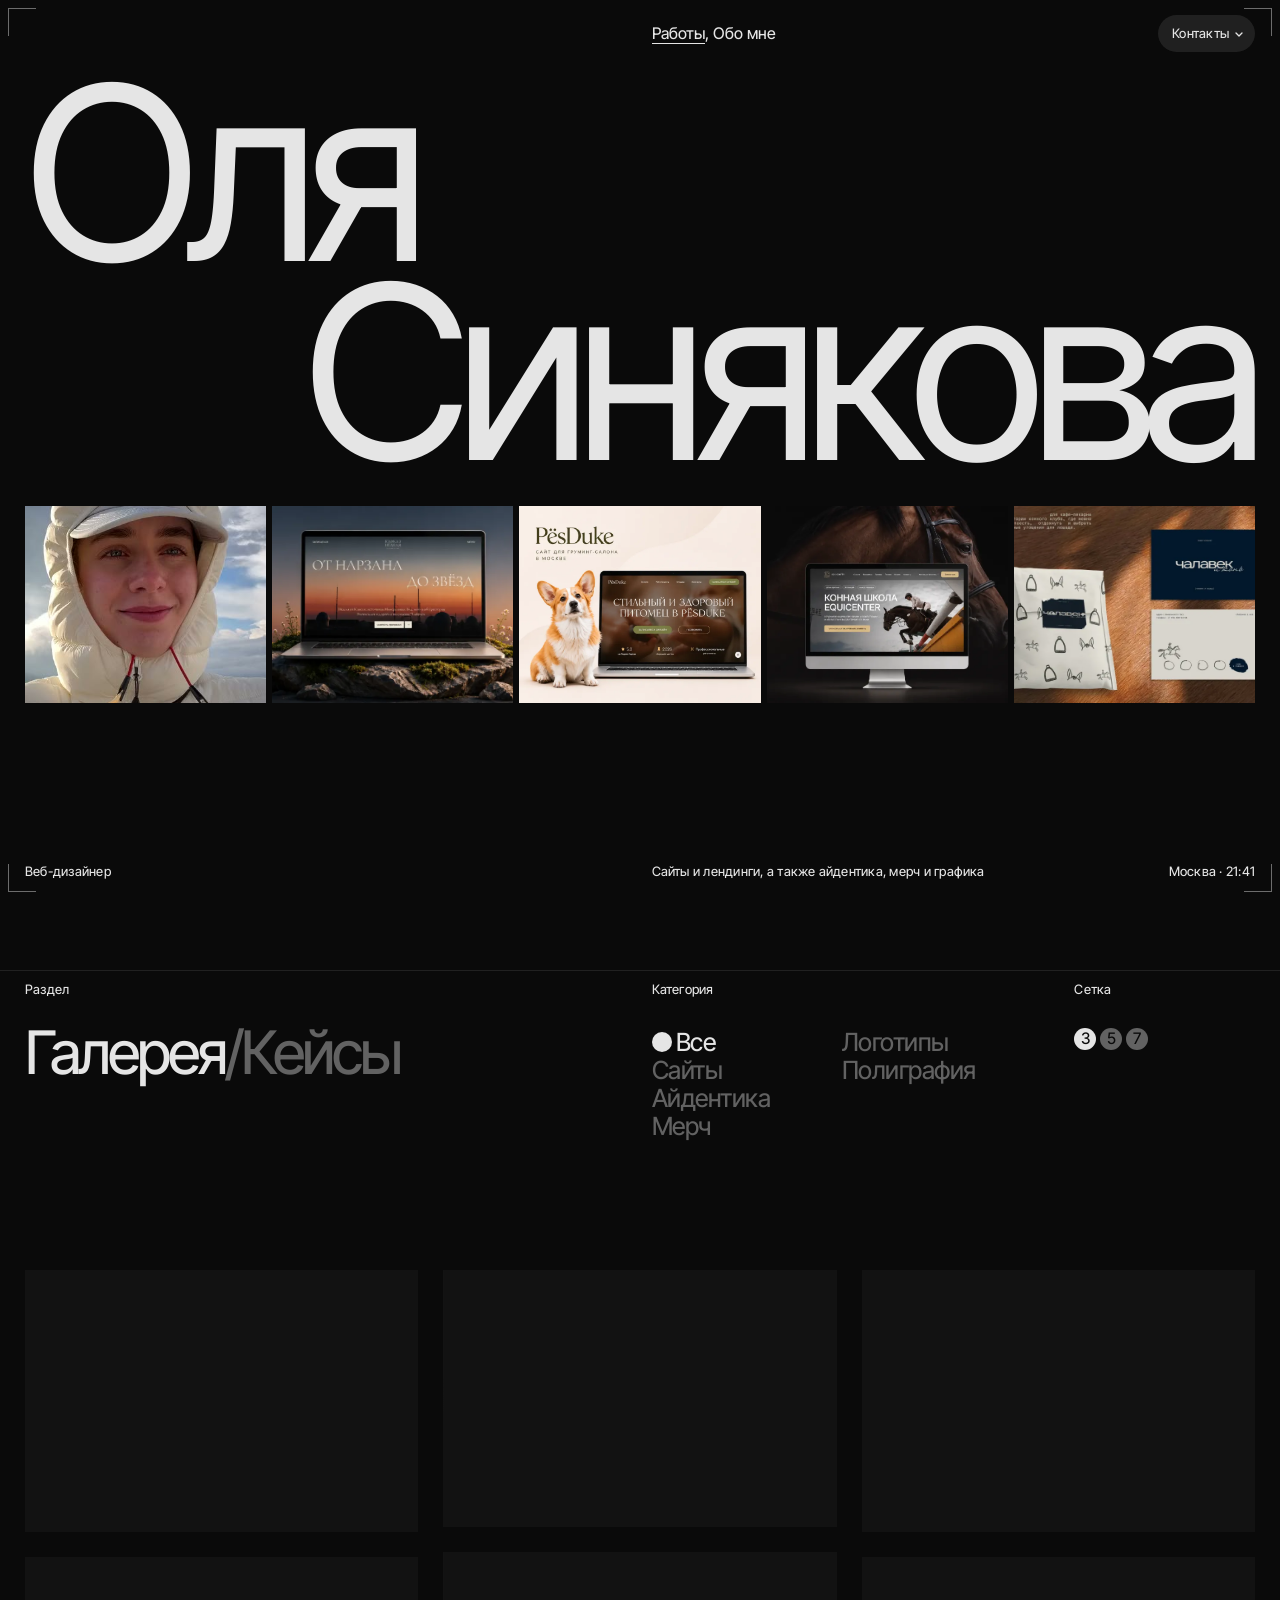
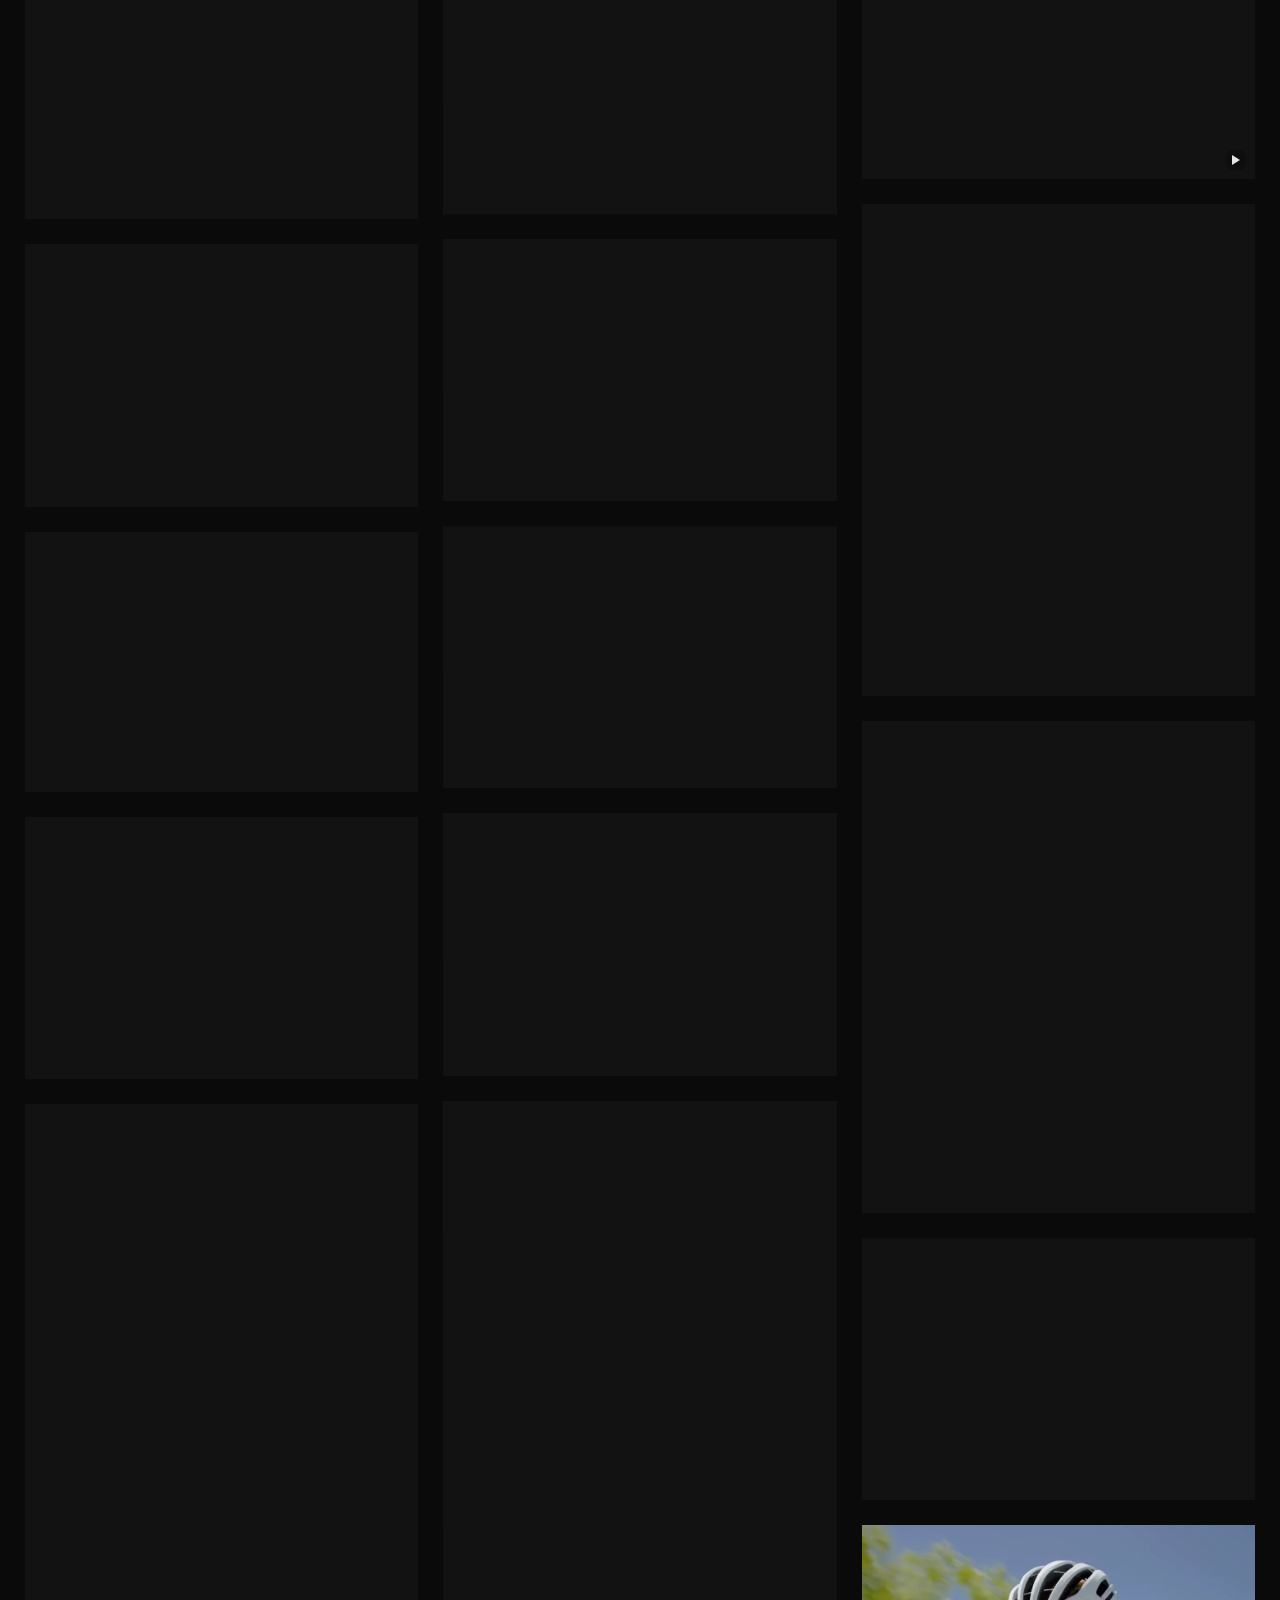
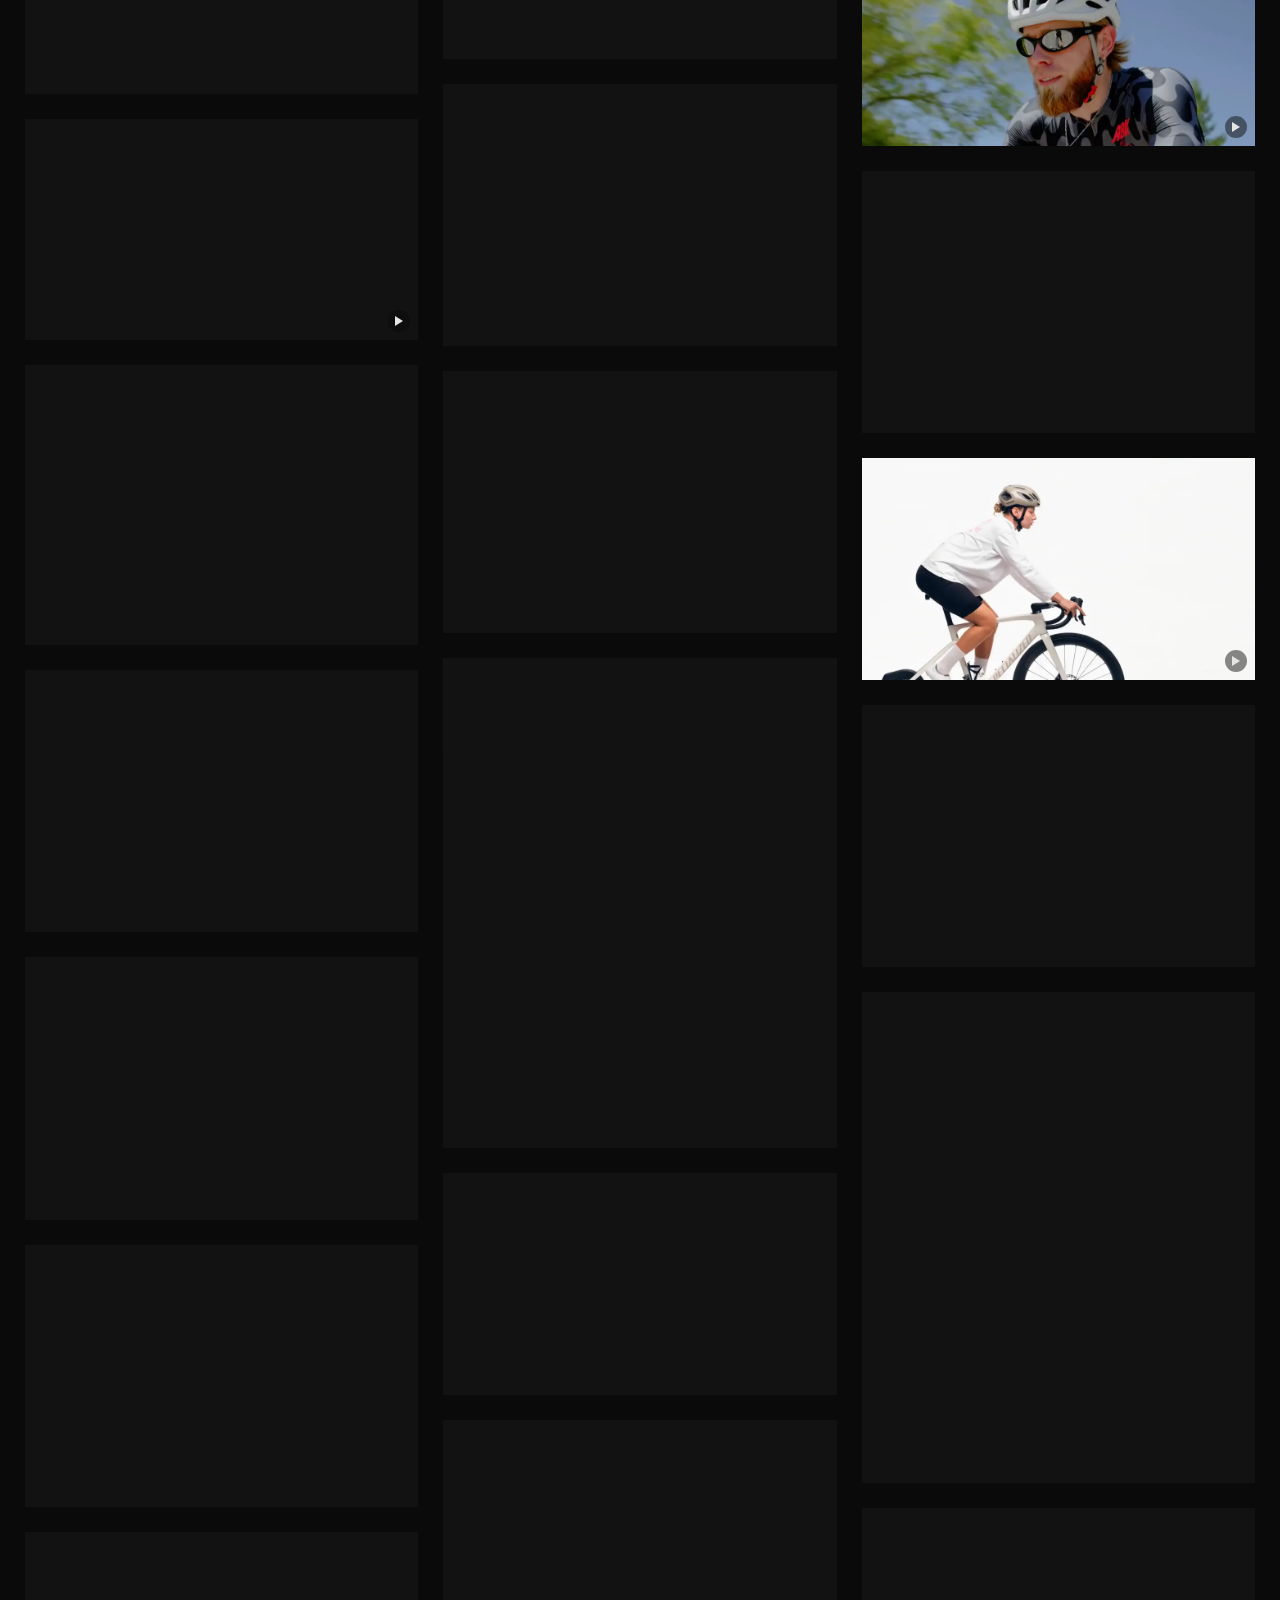
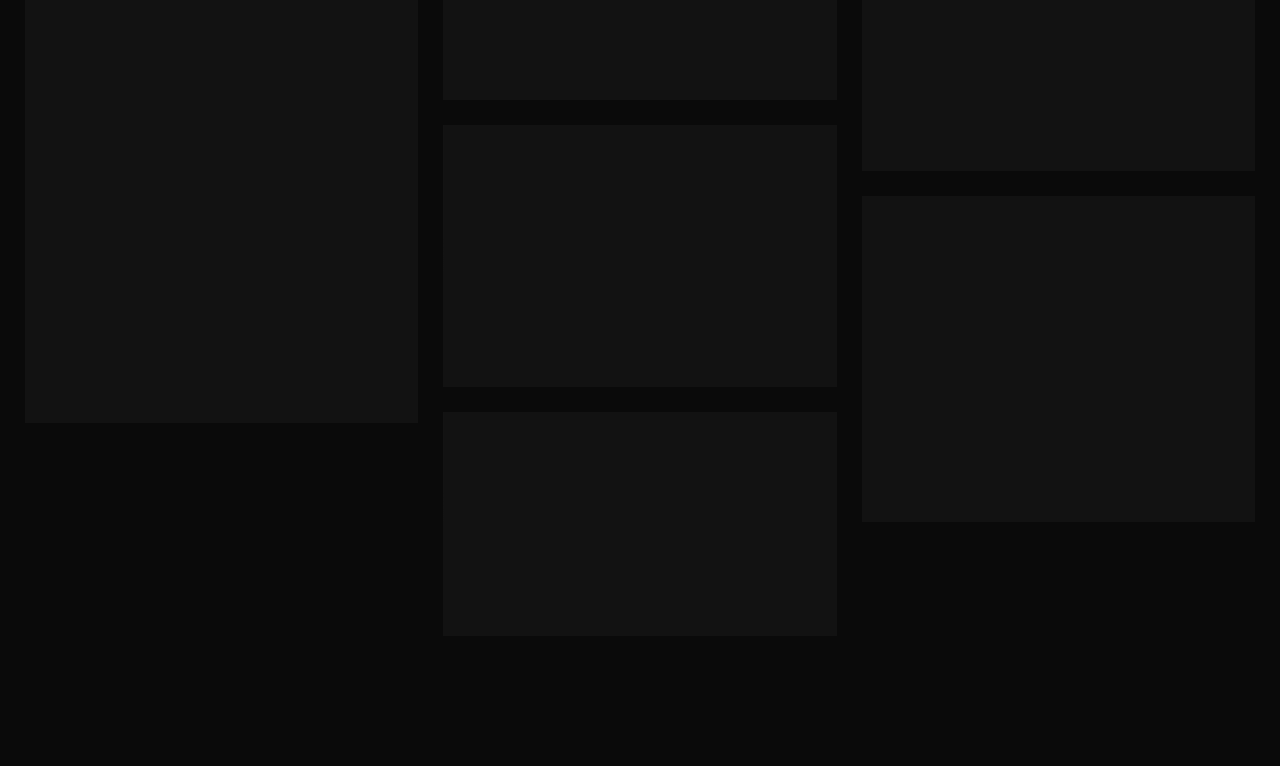
<file: index.html>
<!DOCTYPE html>
<html lang="ru">
<head>
  <meta charset="utf-8">
  <meta name="viewport" content="width=device-width, initial-scale=1, viewport-fit=cover">
  <title>Оля Синякова — веб-дизайнер</title>
  <meta name="description" content="Оля Синякова — веб-дизайнер: сайты и лендинги от структуры до вёрстки, а также айдентика, мерч и графика.">

  <!-- Превью ссылки в мессенджерах и социальных сетях -->
  <link rel="canonical" href="https://portfolio.sinyakova.art/">
  <meta property="og:type" content="website">
  <meta property="og:locale" content="ru_RU">
  <meta property="og:site_name" content="Оля Синякова — портфолио">
  <meta property="og:title" content="Оля Синякова — веб-дизайнер">
  <meta property="og:description" content="Оля Синякова — веб-дизайнер: сайты и лендинги от структуры до вёрстки, а также айдентика, мерч и графика.">
  <meta property="og:url" content="https://portfolio.sinyakova.art/">
  <meta property="og:image" content="https://portfolio.sinyakova.art/assets/social/portfolio-preview-v1.jpg">
  <meta property="og:image:type" content="image/jpeg">
  <meta property="og:image:width" content="1200">
  <meta property="og:image:height" content="630">
  <meta property="og:image:alt" content="Оля Синякова — веб-дизайнер. Сайты, айдентика, мерч и графика.">
  <meta name="twitter:card" content="summary_large_image">
  <meta name="twitter:title" content="Оля Синякова — веб-дизайнер">
  <meta name="twitter:description" content="Оля Синякова — веб-дизайнер: сайты и лендинги от структуры до вёрстки, а также айдентика, мерч и графика.">
  <meta name="twitter:image" content="https://portfolio.sinyakova.art/assets/social/portfolio-preview-v1.jpg">
  <meta name="twitter:image:alt" content="Оля Синякова — веб-дизайнер. Сайты, айдентика, мерч и графика.">
  <link rel="icon" href="favicon.ico" sizes="32x32">
  <link rel="icon" href="favicon.svg" type="image/svg+xml">
  <link rel="apple-touch-icon" href="apple-touch-icon.png">
  <meta name="theme-color" content="#0a0a0a">
  <link rel="preload" href="assets/fonts/InterTight-Variable.ttf" as="font" type="font/ttf" crossorigin>
  <link rel="stylesheet" href="assets/css/style.css">
</head>
<body>
  <div class="page has-hero">

    <header class="site-header">
      <!-- Десктоп: имя / навигация / контакты -->
      <div class="layout-grid-3 header-inner desktop-only">
        <a class="header-logo interactive-opacity" href="index.html">Оля Синякова</a>

        <nav class="header-nav" aria-label="Основная навигация">
          <span class="header-nav-item"><a class="animated-underline animated-underline-active" aria-current="page" href="index.html">Работы</a><span class="header-nav-comma">,</span></span>
          <a class="animated-underline" href="about.html">Обо&nbsp;мне</a>
        </nav>

        <div class="contacts">
          <button type="button" class="pill interactive-pill contacts-button" aria-expanded="false" aria-haspopup="true" aria-controls="contacts-dropdown">
            <span>Контакты</span>
            <svg class="pill-chevron" width="16" height="16" viewBox="0 0 16 16" aria-hidden="true"><path d="M5 7l3 3 3-3" fill="none" stroke="currentColor" stroke-width="1.3" stroke-linecap="round" stroke-linejoin="round"/></svg>
          </button>

          <div class="dropdown" id="contacts-dropdown" role="dialog" aria-label="Контакты">
            <div class="menu-content">
              <div class="menu-intro">
                <svg class="menu-deco" width="55" height="30" viewBox="0 0 55 30" aria-hidden="true">
                  <path d="M3 4h28a3 3 0 0 1 3 3v12a3 3 0 0 1-3 3H15l-7 6v-6H3a3 3 0 0 1-3-3V7a3 3 0 0 1 3-3z" fill="currentColor"/>
                  <path d="M39 26l13-13" stroke="currentColor" stroke-width="2.4" stroke-linecap="round"/>
                  <path d="M47 4l1.2 3.3L51.5 8.5l-3.3 1.2L47 13l-1.2-3.3L42.5 8.5l3.3-1.2z" fill="currentColor"/>
                </svg>
                <p class="menu-heading">Без&nbsp;брифа,<br>просто напишите</p>
              </div>
              <div class="menu-sections">
                <div class="menu-section">
                  <p class="menu-label">Контакты</p>
                  <div class="menu-links">
                    <a class="animated-underline" href="https://t.me/olkostt" target="_blank" rel="noreferrer">Telegram</a>
                  </div>
                </div>
                <div class="menu-section">
                  <p class="menu-label">Соцсети</p>
                  <div class="menu-links">
                    <a class="animated-underline" href="https://instagram.com/olkostt" target="_blank" rel="noreferrer">Instagram*</a>
                  </div>
                </div>
                <p class="menu-note">*Instagram принадлежит компании Meta, признанной экстремистской организацией и&nbsp;запрещённой в&nbsp;России</p>
              </div>
            </div>
          </div>
        </div>
      </div>

      <!-- Мобильная шапка -->
      <div class="mobile-bar mobile-only">
        <a class="header-logo" href="index.html">Оля Синякова</a>
        <button type="button" class="pill menu-button" aria-expanded="false" aria-haspopup="dialog" aria-controls="mobile-menu">
          <svg class="menu-icon" width="10" height="10" viewBox="0 0 10 10" aria-hidden="true"><circle cx="2" cy="2" r="2"/><circle cx="8" cy="2" r="2"/><circle cx="2" cy="8" r="2"/><circle cx="8" cy="8" r="2"/></svg>
          <span>Меню</span>
        </button>
      </div>
      <!-- Маленькое видео под именем -->
      <div class="header-video">
        <video class="header-video-media" src="assets/video/me.mp4" poster="assets/video/me-poster.jpg"
               width="360" height="450" muted loop playsinline autoplay preload="metadata"
               aria-label="Оля Синякова, видео-селфи в горах"></video>
      </div>
    </header>

    <!-- Мобильное меню -->
    <div class="overlay" id="mobile-menu" role="dialog" aria-modal="true" aria-label="Меню">
      <div class="overlay-top">
        <a class="header-logo" href="index.html">Оля Синякова</a>
      </div>
      <div class="overlay-scroll">
        <div class="menu-content overlay-panel">
          <div class="menu-intro">
            <svg class="menu-deco" width="55" height="30" viewBox="0 0 55 30" aria-hidden="true">
              <path d="M3 4h28a3 3 0 0 1 3 3v12a3 3 0 0 1-3 3H15l-7 6v-6H3a3 3 0 0 1-3-3V7a3 3 0 0 1 3-3z" fill="currentColor"/>
              <path d="M39 26l13-13" stroke="currentColor" stroke-width="2.4" stroke-linecap="round"/>
              <path d="M47 4l1.2 3.3L51.5 8.5l-3.3 1.2L47 13l-1.2-3.3L42.5 8.5l3.3-1.2z" fill="currentColor"/>
            </svg>
            <p class="menu-heading">Без&nbsp;брифа,<br>просто напишите</p>
          </div>
          <div class="menu-sections">
            <div class="menu-section">
              <p class="menu-label">Разделы</p>
              <div class="menu-links menu-links--big">
                <a class="animated-underline animated-underline-active" aria-current="page" href="index.html">Работы</a>
                <a class="animated-underline" href="about.html">Обо&nbsp;мне</a>
              </div>
            </div>
            <div class="menu-section">
              <p class="menu-label">Контакты</p>
              <div class="menu-links">
                <a class="animated-underline" href="https://t.me/olkostt" target="_blank" rel="noreferrer">Telegram</a>
              </div>
            </div>
            <div class="menu-section">
              <p class="menu-label">Соцсети</p>
              <div class="menu-links">
                <a class="animated-underline" href="https://instagram.com/olkostt" target="_blank" rel="noreferrer">Instagram*</a>
              </div>
            </div>
            <p class="menu-note">*Instagram принадлежит компании Meta, признанной экстремистской организацией и&nbsp;запрещённой в&nbsp;России</p>
          </div>
        </div>
      </div>
    </div>

    <!-- Первый экран -->
    <section class="hero" data-hero aria-label="Оля Синякова, веб-дизайнер">
      <div class="hero-corners" aria-hidden="true"><i></i><i></i><i></i><i></i></div>
      <div class="hero-name" data-hero-name role="img" aria-label="Оля Синякова">
        <span class="hero-line hero-line--1" aria-hidden="true">Оля</span>
        <span class="hero-line hero-line--2" aria-hidden="true">Синякова</span>
      </div>
      <div class="hero-strip" data-hero-strip></div>
      <div class="hero-meta layout-grid-3">
        <p class="caption">Веб-дизайнер</p>
        <p class="caption hero-meta-center">Сайты и&nbsp;лендинги, а&nbsp;также айдентика, мерч и&nbsp;графика</p>
        <p class="caption hero-meta-right"><span>Москва</span> · <time data-clock>—:—</time></p>
      </div>
    </section>

    <!-- Заставка: буквенная сетка (только при первом заходе) -->
    <div class="intro" data-intro aria-hidden="true"></div>

    <main class="main" id="main">
      <div class="gallery">

        <!-- Фильтры: десктоп -->
        <div class="filters desktop-only">
          <div class="separator"></div>
          <section class="layout-grid-3 controls">
            <div class="control">
              <p class="caption">Раздел</p>
              <h1 class="display-title"><a class="title-active" href="index.html" aria-current="page">Галерея</a><span class="title-muted">/</span><a class="title-muted interactive-muted" href="cases.html">Кейсы</a></h1>
            </div>
            <div class="control">
              <p class="caption">Категория</p>
              <div class="cat-columns" data-categories></div>
            </div>
            <div class="control">
              <p class="caption">Сетка</p>
              <div class="grid-options" role="group" aria-label="Количество колонок">
                <button type="button" data-cols="3" aria-pressed="false">3</button>
                <button type="button" data-cols="5" aria-pressed="false">5</button>
                <button type="button" data-cols="7" aria-pressed="false">7</button>
              </div>
            </div>
          </section>
        </div>

        <!-- Фильтры: мобильные -->
        <div class="filters-mobile mobile-only">
          <div class="separator-block">
            <div class="separator"></div>
            <div class="control control--pad">
              <p class="caption">Раздел</p>
              <h1 class="display-title"><a class="title-active" href="index.html" aria-current="page">Галерея</a><span class="title-muted">/</span><a class="title-muted interactive-muted" href="cases.html">Кейсы</a></h1>
            </div>
          </div>
          <div class="separator-block">
            <div class="separator"></div>
            <div class="control control--pad">
              <p class="caption">Категория</p>
              <div class="cat-columns" data-categories></div>
            </div>
          </div>
        </div>

        <!-- Сетка работ -->
        <div class="masonry" data-masonry aria-live="polite"></div>
      </div>
    </main>

    <!-- Просмотр работы -->
    <div class="viewer" id="viewer" role="dialog" aria-modal="true" aria-labelledby="viewer-title" hidden>
      <div class="viewer-layout">
        <div class="viewer-media">
          <button type="button" class="round-btn viewer-back" aria-label="Закрыть просмотр">
            <svg width="40" height="40" viewBox="0 0 40 40" aria-hidden="true"><path d="M22 14l-6 6 6 6" fill="none" stroke="currentColor" stroke-width="1.4" stroke-linecap="round" stroke-linejoin="round"/></svg>
          </button>
          <div class="viewer-stage" data-stage></div>
          <div class="viewer-related-mobile mobile-only" data-related-mobile></div>
          <button type="button" class="round-btn viewer-expand desktop-only" aria-label="Развернуть изображение" aria-pressed="false">
            <svg width="22" height="22" viewBox="0 0 22 22" aria-hidden="true"><path d="M13 4h5v5M9 18H4v-5M18 4l-6 6M4 18l6-6" fill="none" stroke="currentColor" stroke-width="1.3" stroke-linecap="round" stroke-linejoin="round"/></svg>
          </button>
        </div>
        <aside class="viewer-panel" data-panel></aside>
      </div>
    </div>

  </div>
  <script src="assets/js/header.js" defer></script>
  <script src="assets/js/works.js" defer></script>
  <script src="assets/js/gallery.js" defer></script>
  <script src="assets/js/hero.js" defer></script>
</body>
</html>
</file>
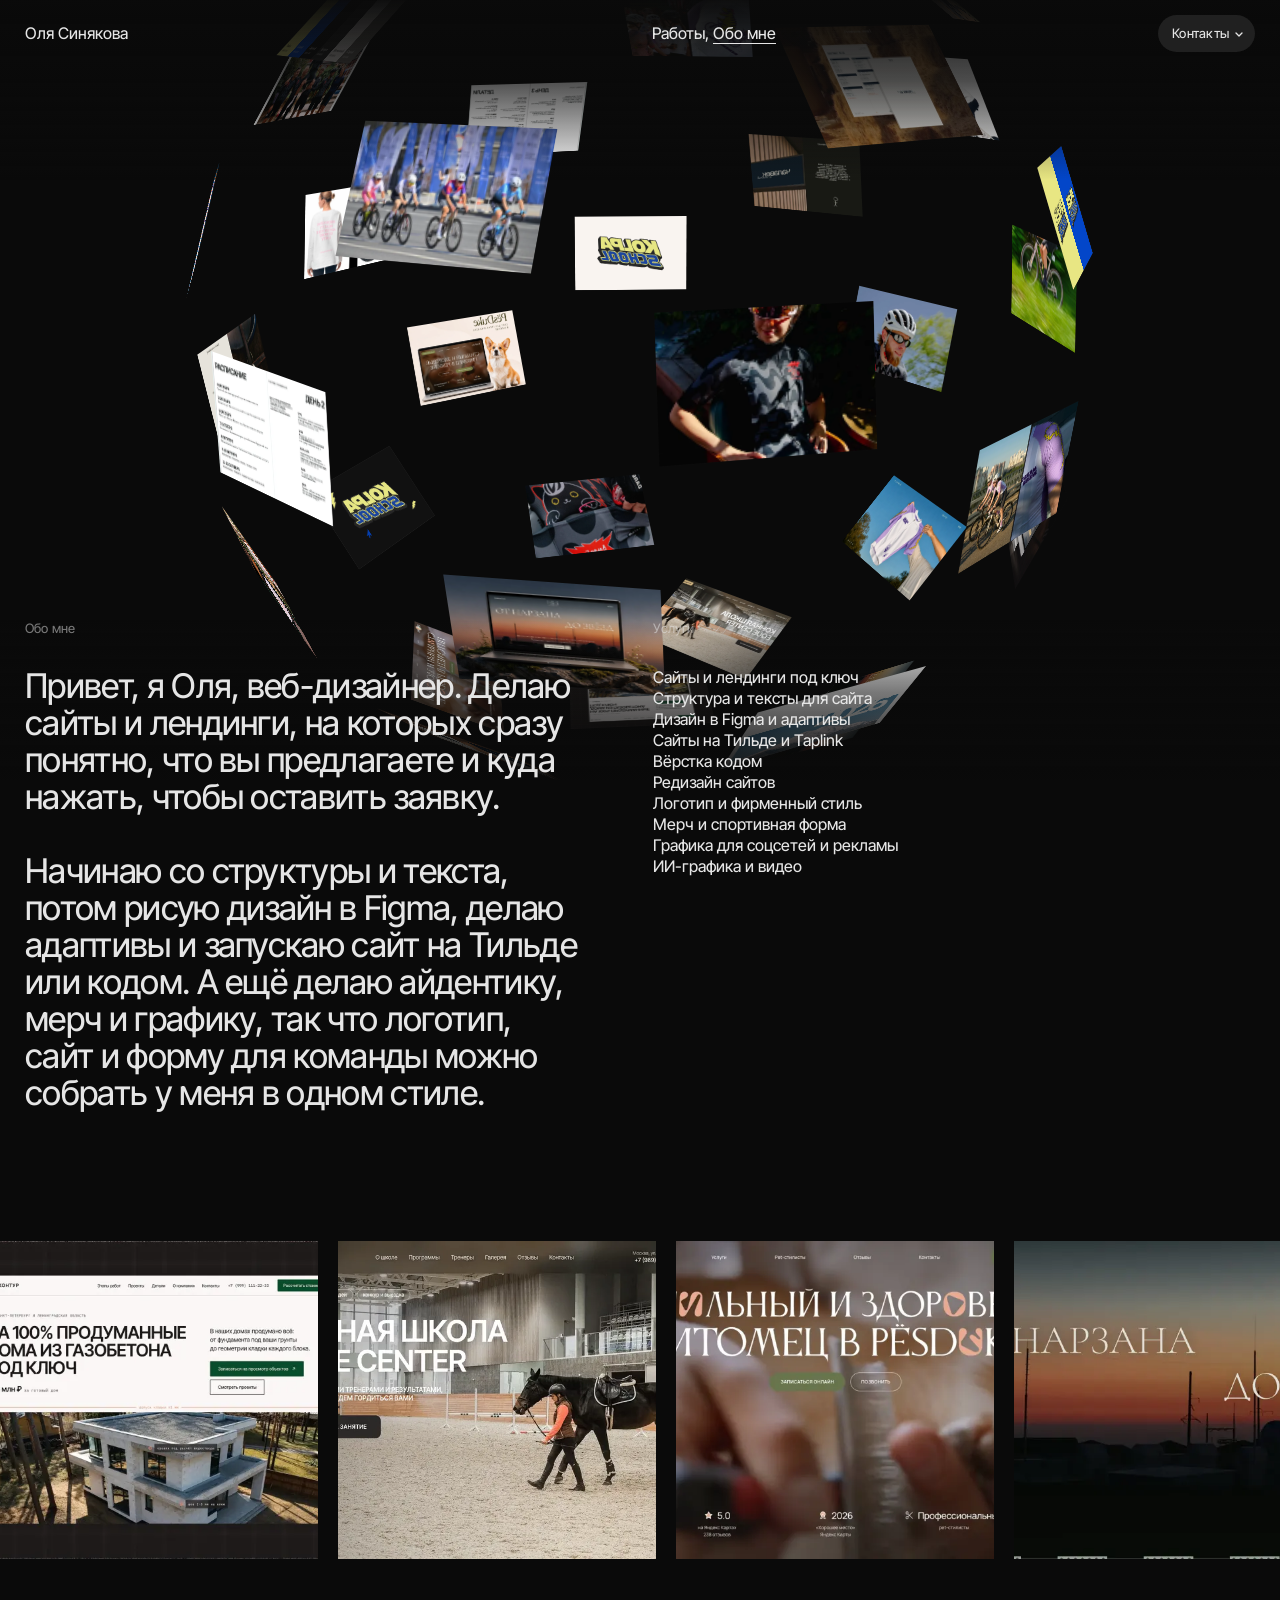
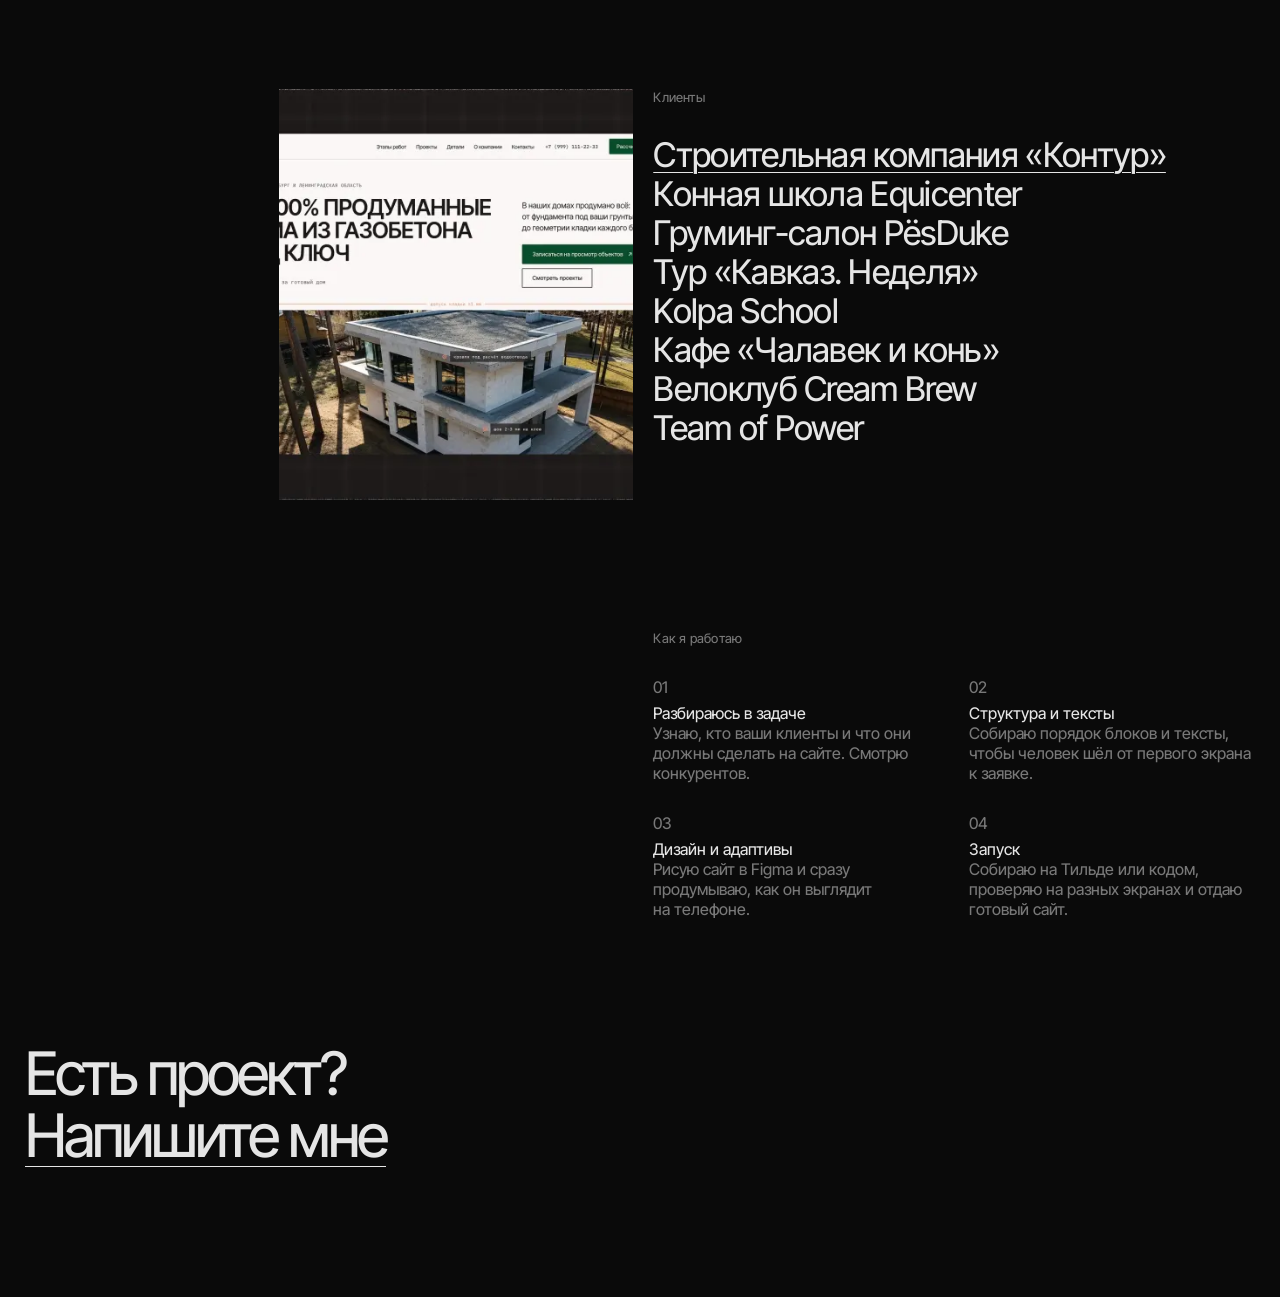
<file: about.html>
<!DOCTYPE html>
<html lang="ru">
<head>
  <meta charset="utf-8">
  <meta name="viewport" content="width=device-width, initial-scale=1, viewport-fit=cover">
  <title>Обо мне — Оля Синякова, веб-дизайнер</title>
  <meta name="description" content="Оля Синякова — веб-дизайнер: сайты и лендинги от структуры до вёрстки, а также айдентика, мерч и графика.">

  <!-- Превью ссылки в мессенджерах и социальных сетях -->
  <link rel="canonical" href="https://portfolio.sinyakova.art/about.html">
  <meta property="og:type" content="website">
  <meta property="og:locale" content="ru_RU">
  <meta property="og:site_name" content="Оля Синякова — портфолио">
  <meta property="og:title" content="Обо мне — Оля Синякова, веб-дизайнер">
  <meta property="og:description" content="Оля Синякова — веб-дизайнер: сайты и лендинги от структуры до вёрстки, а также айдентика, мерч и графика.">
  <meta property="og:url" content="https://portfolio.sinyakova.art/about.html">
  <meta property="og:image" content="https://portfolio.sinyakova.art/assets/social/portfolio-preview-v1.jpg">
  <meta property="og:image:type" content="image/jpeg">
  <meta property="og:image:width" content="1200">
  <meta property="og:image:height" content="630">
  <meta property="og:image:alt" content="Оля Синякова — веб-дизайнер. Сайты, айдентика, мерч и графика.">
  <meta name="twitter:card" content="summary_large_image">
  <meta name="twitter:title" content="Обо мне — Оля Синякова, веб-дизайнер">
  <meta name="twitter:description" content="Оля Синякова — веб-дизайнер: сайты и лендинги от структуры до вёрстки, а также айдентика, мерч и графика.">
  <meta name="twitter:image" content="https://portfolio.sinyakova.art/assets/social/portfolio-preview-v1.jpg">
  <meta name="twitter:image:alt" content="Оля Синякова — веб-дизайнер. Сайты, айдентика, мерч и графика.">
  <link rel="icon" href="favicon.ico" sizes="32x32">
  <link rel="icon" href="favicon.svg" type="image/svg+xml">
  <link rel="apple-touch-icon" href="apple-touch-icon.png">
  <meta name="theme-color" content="#0a0a0a">
  <link rel="preload" href="assets/fonts/InterTight-Variable.ttf" as="font" type="font/ttf" crossorigin>
  <link rel="stylesheet" href="assets/css/style.css">
</head>
<body>
  <div class="page page--about">

    <header class="site-header">
      <!-- Десктоп: имя / навигация / контакты -->
      <div class="layout-grid-3 header-inner desktop-only">
        <a class="header-logo interactive-opacity" href="index.html">Оля Синякова</a>

        <nav class="header-nav" aria-label="Основная навигация">
          <span class="header-nav-item"><a class="animated-underline" href="index.html">Работы</a><span class="header-nav-comma">,</span></span>
          <a class="animated-underline animated-underline-active" aria-current="page" href="about.html">Обо&nbsp;мне</a>
        </nav>

        <div class="contacts">
          <button type="button" class="pill interactive-pill contacts-button" aria-expanded="false" aria-haspopup="true" aria-controls="contacts-dropdown">
            <span>Контакты</span>
            <svg class="pill-chevron" width="16" height="16" viewBox="0 0 16 16" aria-hidden="true"><path d="M5 7l3 3 3-3" fill="none" stroke="currentColor" stroke-width="1.3" stroke-linecap="round" stroke-linejoin="round"/></svg>
          </button>

          <div class="dropdown" id="contacts-dropdown" role="dialog" aria-label="Контакты">
            <div class="menu-content">
              <div class="menu-intro">
                <svg class="menu-deco" width="55" height="30" viewBox="0 0 55 30" aria-hidden="true">
                  <path d="M3 4h28a3 3 0 0 1 3 3v12a3 3 0 0 1-3 3H15l-7 6v-6H3a3 3 0 0 1-3-3V7a3 3 0 0 1 3-3z" fill="currentColor"/>
                  <path d="M39 26l13-13" stroke="currentColor" stroke-width="2.4" stroke-linecap="round"/>
                  <path d="M47 4l1.2 3.3L51.5 8.5l-3.3 1.2L47 13l-1.2-3.3L42.5 8.5l3.3-1.2z" fill="currentColor"/>
                </svg>
                <p class="menu-heading">Без&nbsp;брифа,<br>просто напишите</p>
              </div>
              <div class="menu-sections">
                <div class="menu-section">
                  <p class="menu-label">Контакты</p>
                  <div class="menu-links">
                    <a class="animated-underline" href="https://t.me/olkostt" target="_blank" rel="noreferrer">Telegram</a>
                  </div>
                </div>
                <div class="menu-section">
                  <p class="menu-label">Соцсети</p>
                  <div class="menu-links">
                    <a class="animated-underline" href="https://instagram.com/olkostt" target="_blank" rel="noreferrer">Instagram*</a>
                  </div>
                </div>
                <p class="menu-note">*Instagram принадлежит компании Meta, признанной экстремистской организацией и&nbsp;запрещённой в&nbsp;России</p>
              </div>
            </div>
          </div>
        </div>
      </div>

      <!-- Мобильная шапка -->
      <div class="mobile-bar mobile-only">
        <a class="header-logo" href="index.html">Оля Синякова</a>
        <button type="button" class="pill menu-button" aria-expanded="false" aria-haspopup="dialog" aria-controls="mobile-menu">
          <svg class="menu-icon" width="10" height="10" viewBox="0 0 10 10" aria-hidden="true"><circle cx="2" cy="2" r="2"/><circle cx="8" cy="2" r="2"/><circle cx="2" cy="8" r="2"/><circle cx="8" cy="8" r="2"/></svg>
          <span>Меню</span>
        </button>
      </div>
      <!-- Маленькое видео под именем -->
      <div class="header-video">
        <video class="header-video-media" src="assets/video/me.mp4" poster="assets/video/me-poster.jpg"
               width="360" height="450" muted loop playsinline autoplay preload="metadata"
               aria-label="Оля Синякова, видео-селфи в горах"></video>
      </div>
    </header>

    <!-- Мобильное меню -->
    <div class="overlay" id="mobile-menu" role="dialog" aria-modal="true" aria-label="Меню">
      <div class="overlay-top">
        <a class="header-logo" href="index.html">Оля Синякова</a>
      </div>
      <div class="overlay-scroll">
        <div class="menu-content overlay-panel">
          <div class="menu-intro">
            <svg class="menu-deco" width="55" height="30" viewBox="0 0 55 30" aria-hidden="true">
              <path d="M3 4h28a3 3 0 0 1 3 3v12a3 3 0 0 1-3 3H15l-7 6v-6H3a3 3 0 0 1-3-3V7a3 3 0 0 1 3-3z" fill="currentColor"/>
              <path d="M39 26l13-13" stroke="currentColor" stroke-width="2.4" stroke-linecap="round"/>
              <path d="M47 4l1.2 3.3L51.5 8.5l-3.3 1.2L47 13l-1.2-3.3L42.5 8.5l3.3-1.2z" fill="currentColor"/>
            </svg>
            <p class="menu-heading">Без&nbsp;брифа,<br>просто напишите</p>
          </div>
          <div class="menu-sections">
            <div class="menu-section">
              <p class="menu-label">Разделы</p>
              <div class="menu-links menu-links--big">
                <a class="animated-underline" href="index.html">Работы</a>
                <a class="animated-underline animated-underline-active" aria-current="page" href="about.html">Обо&nbsp;мне</a>
              </div>
            </div>
            <div class="menu-section">
              <p class="menu-label">Контакты</p>
              <div class="menu-links">
                <a class="animated-underline" href="https://t.me/olkostt" target="_blank" rel="noreferrer">Telegram</a>
              </div>
            </div>
            <div class="menu-section">
              <p class="menu-label">Соцсети</p>
              <div class="menu-links">
                <a class="animated-underline" href="https://instagram.com/olkostt" target="_blank" rel="noreferrer">Instagram*</a>
              </div>
            </div>
            <p class="menu-note">*Instagram принадлежит компании Meta, признанной экстремистской организацией и&nbsp;запрещённой в&nbsp;России</p>
          </div>
        </div>
      </div>
    </div>

    <main class="about" id="main">
      <!-- Сфера из работ: можно крутить мышью или пальцем -->
      <div class="about-hero" aria-hidden="true">
        <div class="about-scene"><div class="about-sphere" data-sphere></div></div>
        <div class="about-grad about-grad--top"></div>
        <div class="about-grad about-grad--bottom"></div>
      </div>
      <div class="about-drag" data-drag aria-hidden="true"></div>

      <div class="about-content">
        <section class="about-intro about-grid">
          <div class="about-col about-col--text">
            <p class="caption meta-label-like">Обо&nbsp;мне</p>
            <div class="about-text">
              <p>Привет, я&nbsp;Оля, веб-дизайнер. Делаю сайты и&nbsp;лендинги, на&nbsp;которых сразу понятно, что вы предлагаете и&nbsp;куда нажать, чтобы оставить заявку.</p>
              <p>Начинаю со&nbsp;структуры и&nbsp;текста, потом рисую дизайн в&nbsp;Figma, делаю адаптивы и&nbsp;запускаю сайт на&nbsp;Тильде или кодом. А&nbsp;ещё делаю айдентику, мерч и&nbsp;графику, так что логотип, сайт и&nbsp;форму для команды можно собрать у&nbsp;меня в&nbsp;одном стиле.</p>
            </div>
          </div>
          <div class="about-col">
            <p class="caption meta-label-like">Услуги</p>
            <ul class="about-services">
              <li>Сайты и&nbsp;лендинги под ключ</li>
              <li>Структура и&nbsp;тексты для сайта</li>
              <li>Дизайн в&nbsp;Figma и&nbsp;адаптивы</li>
              <li>Сайты на&nbsp;Тильде и&nbsp;Taplink</li>
              <li>Вёрстка кодом</li>
              <li>Редизайн сайтов</li>
              <li>Логотип и&nbsp;фирменный стиль</li>
              <li>Мерч и&nbsp;спортивная форма</li>
              <li>Графика для соцсетей и&nbsp;рекламы</li>
              <li>ИИ-графика и&nbsp;видео</li>
            </ul>
          </div>
        </section>

        <div class="about-marquee" aria-hidden="true"><div class="about-track" data-marquee></div></div>

        <section class="about-clients about-grid">
          <div class="about-clients-img"><div class="about-stack" data-client-stack></div></div>
          <div class="about-col">
            <p class="caption meta-label-like">Клиенты</p>
            <ul class="about-client-list" data-clients></ul>
          </div>
        </section>

        <section class="about-process about-grid">
          <div></div>
          <div class="about-col">
            <p class="caption meta-label-like">Как я&nbsp;работаю</p>
            <div class="about-steps">
              <div class="about-step"><p class="about-step-n">01</p><p>Разбираюсь в&nbsp;задаче</p><p class="meta-label-like">Узнаю, кто ваши клиенты и&nbsp;что они должны сделать на&nbsp;сайте. Смотрю конкурентов.</p></div>
              <div class="about-step"><p class="about-step-n">02</p><p>Структура и&nbsp;тексты</p><p class="meta-label-like">Собираю порядок блоков и&nbsp;тексты, чтобы человек шёл от&nbsp;первого экрана к&nbsp;заявке.</p></div>
              <div class="about-step"><p class="about-step-n">03</p><p>Дизайн и&nbsp;адаптивы</p><p class="meta-label-like">Рисую сайт в&nbsp;Figma и&nbsp;сразу продумываю, как он выглядит на&nbsp;телефоне.</p></div>
              <div class="about-step"><p class="about-step-n">04</p><p>Запуск</p><p class="meta-label-like">Собираю на&nbsp;Тильде или кодом, проверяю на&nbsp;разных экранах и&nbsp;отдаю готовый сайт.</p></div>
            </div>
          </div>
        </section>

        <section class="about-cta">
          <p class="about-cta-title">Есть проект?</p>
          <a class="about-cta-link animated-underline animated-underline-always" href="https://t.me/olkostt" target="_blank" rel="noreferrer">Напишите мне</a>
        </section>
      </div>
    </main>

  </div>
  <script src="assets/js/header.js" defer></script>
  <script src="assets/js/works.js" defer></script>
  <script src="assets/js/about.js" defer></script>
</body>
</html>
</file>
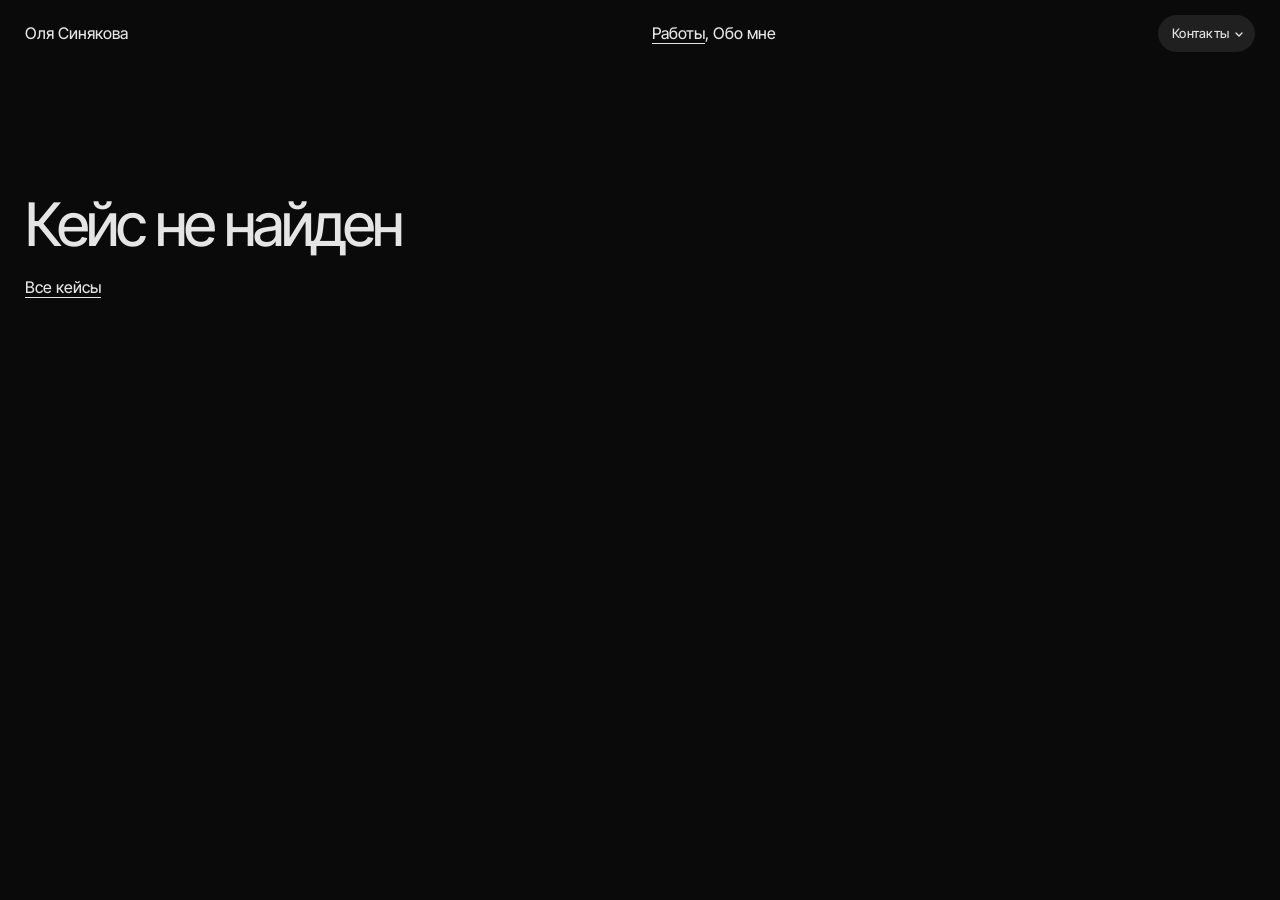
<file: case.html>
<!DOCTYPE html>
<html lang="ru">
<head>
  <meta charset="utf-8">
  <meta name="viewport" content="width=device-width, initial-scale=1, viewport-fit=cover">
  <title>Кейс — Оля Синякова</title>
  <meta name="description" content="Оля Синякова — веб-дизайнер: сайты и лендинги от структуры до вёрстки, а также айдентика, мерч и графика.">

  <!-- Превью ссылки в мессенджерах и социальных сетях -->
  <meta property="og:type" content="website">
  <meta property="og:locale" content="ru_RU">
  <meta property="og:site_name" content="Оля Синякова — портфолио">
  <meta property="og:title" content="Кейс — Оля Синякова">
  <meta property="og:description" content="Оля Синякова — веб-дизайнер: сайты и лендинги от структуры до вёрстки, а также айдентика, мерч и графика.">
  <meta property="og:image" content="https://portfolio.sinyakova.art/assets/social/portfolio-preview-v1.jpg">
  <meta property="og:image:type" content="image/jpeg">
  <meta property="og:image:width" content="1200">
  <meta property="og:image:height" content="630">
  <meta property="og:image:alt" content="Оля Синякова — веб-дизайнер. Сайты, айдентика, мерч и графика.">
  <meta name="twitter:card" content="summary_large_image">
  <meta name="twitter:title" content="Кейс — Оля Синякова">
  <meta name="twitter:description" content="Оля Синякова — веб-дизайнер: сайты и лендинги от структуры до вёрстки, а также айдентика, мерч и графика.">
  <meta name="twitter:image" content="https://portfolio.sinyakova.art/assets/social/portfolio-preview-v1.jpg">
  <meta name="twitter:image:alt" content="Оля Синякова — веб-дизайнер. Сайты, айдентика, мерч и графика.">
  <link rel="icon" href="favicon.ico" sizes="32x32">
  <link rel="icon" href="favicon.svg" type="image/svg+xml">
  <link rel="apple-touch-icon" href="apple-touch-icon.png">
  <meta name="theme-color" content="#0a0a0a">
  <link rel="preload" href="assets/fonts/InterTight-Variable.ttf" as="font" type="font/ttf" crossorigin>
  <link rel="stylesheet" href="assets/css/style.css">
</head>
<body>
  <div class="page page--case">

    <header class="site-header">
      <!-- Десктоп: имя / навигация / контакты -->
      <div class="layout-grid-3 header-inner desktop-only">
        <a class="header-logo interactive-opacity" href="index.html">Оля Синякова</a>

        <nav class="header-nav" aria-label="Основная навигация">
          <span class="header-nav-item"><a class="animated-underline animated-underline-active" aria-current="page" href="index.html">Работы</a><span class="header-nav-comma">,</span></span>
          <a class="animated-underline" href="about.html">Обо&nbsp;мне</a>
        </nav>

        <div class="contacts">
          <button type="button" class="pill interactive-pill contacts-button" aria-expanded="false" aria-haspopup="true" aria-controls="contacts-dropdown">
            <span>Контакты</span>
            <svg class="pill-chevron" width="16" height="16" viewBox="0 0 16 16" aria-hidden="true"><path d="M5 7l3 3 3-3" fill="none" stroke="currentColor" stroke-width="1.3" stroke-linecap="round" stroke-linejoin="round"/></svg>
          </button>

          <div class="dropdown" id="contacts-dropdown" role="dialog" aria-label="Контакты">
            <div class="menu-content">
              <div class="menu-intro">
                <svg class="menu-deco" width="55" height="30" viewBox="0 0 55 30" aria-hidden="true">
                  <path d="M3 4h28a3 3 0 0 1 3 3v12a3 3 0 0 1-3 3H15l-7 6v-6H3a3 3 0 0 1-3-3V7a3 3 0 0 1 3-3z" fill="currentColor"/>
                  <path d="M39 26l13-13" stroke="currentColor" stroke-width="2.4" stroke-linecap="round"/>
                  <path d="M47 4l1.2 3.3L51.5 8.5l-3.3 1.2L47 13l-1.2-3.3L42.5 8.5l3.3-1.2z" fill="currentColor"/>
                </svg>
                <p class="menu-heading">Без&nbsp;брифа,<br>просто напишите</p>
              </div>
              <div class="menu-sections">
                <div class="menu-section">
                  <p class="menu-label">Контакты</p>
                  <div class="menu-links">
                    <a class="animated-underline" href="https://t.me/olkostt" target="_blank" rel="noreferrer">Telegram</a>
                  </div>
                </div>
                <div class="menu-section">
                  <p class="menu-label">Соцсети</p>
                  <div class="menu-links">
                    <a class="animated-underline" href="https://instagram.com/olkostt" target="_blank" rel="noreferrer">Instagram*</a>
                  </div>
                </div>
                <p class="menu-note">*Instagram принадлежит компании Meta, признанной экстремистской организацией и&nbsp;запрещённой в&nbsp;России</p>
              </div>
            </div>
          </div>
        </div>
      </div>

      <!-- Мобильная шапка -->
      <div class="mobile-bar mobile-only">
        <a class="header-logo" href="index.html">Оля Синякова</a>
        <button type="button" class="pill menu-button" aria-expanded="false" aria-haspopup="dialog" aria-controls="mobile-menu">
          <svg class="menu-icon" width="10" height="10" viewBox="0 0 10 10" aria-hidden="true"><circle cx="2" cy="2" r="2"/><circle cx="8" cy="2" r="2"/><circle cx="2" cy="8" r="2"/><circle cx="8" cy="8" r="2"/></svg>
          <span>Меню</span>
        </button>
      </div>
      <!-- Маленькое видео под именем -->
      <div class="header-video">
        <video class="header-video-media" src="assets/video/me.mp4" poster="assets/video/me-poster.jpg"
               width="360" height="450" muted loop playsinline autoplay preload="metadata"
               aria-label="Оля Синякова, видео-селфи в горах"></video>
      </div>
    </header>

    <!-- Мобильное меню -->
    <div class="overlay" id="mobile-menu" role="dialog" aria-modal="true" aria-label="Меню">
      <div class="overlay-top">
        <a class="header-logo" href="index.html">Оля Синякова</a>
      </div>
      <div class="overlay-scroll">
        <div class="menu-content overlay-panel">
          <div class="menu-intro">
            <svg class="menu-deco" width="55" height="30" viewBox="0 0 55 30" aria-hidden="true">
              <path d="M3 4h28a3 3 0 0 1 3 3v12a3 3 0 0 1-3 3H15l-7 6v-6H3a3 3 0 0 1-3-3V7a3 3 0 0 1 3-3z" fill="currentColor"/>
              <path d="M39 26l13-13" stroke="currentColor" stroke-width="2.4" stroke-linecap="round"/>
              <path d="M47 4l1.2 3.3L51.5 8.5l-3.3 1.2L47 13l-1.2-3.3L42.5 8.5l3.3-1.2z" fill="currentColor"/>
            </svg>
            <p class="menu-heading">Без&nbsp;брифа,<br>просто напишите</p>
          </div>
          <div class="menu-sections">
            <div class="menu-section">
              <p class="menu-label">Разделы</p>
              <div class="menu-links menu-links--big">
                <a class="animated-underline animated-underline-active" aria-current="page" href="index.html">Работы</a>
                <a class="animated-underline" href="about.html">Обо&nbsp;мне</a>
              </div>
            </div>
            <div class="menu-section">
              <p class="menu-label">Контакты</p>
              <div class="menu-links">
                <a class="animated-underline" href="https://t.me/olkostt" target="_blank" rel="noreferrer">Telegram</a>
              </div>
            </div>
            <div class="menu-section">
              <p class="menu-label">Соцсети</p>
              <div class="menu-links">
                <a class="animated-underline" href="https://instagram.com/olkostt" target="_blank" rel="noreferrer">Instagram*</a>
              </div>
            </div>
            <p class="menu-note">*Instagram принадлежит компании Meta, признанной экстремистской организацией и&nbsp;запрещённой в&nbsp;России</p>
          </div>
        </div>
      </div>
    </div>

    <main class="case" id="main" data-case>
    </main>

  </div>
  <script src="assets/js/header.js" defer></script>
  <script src="assets/js/works.js" defer></script>
  <script src="assets/js/cases.js" defer></script>
</body>
</html>
</file>
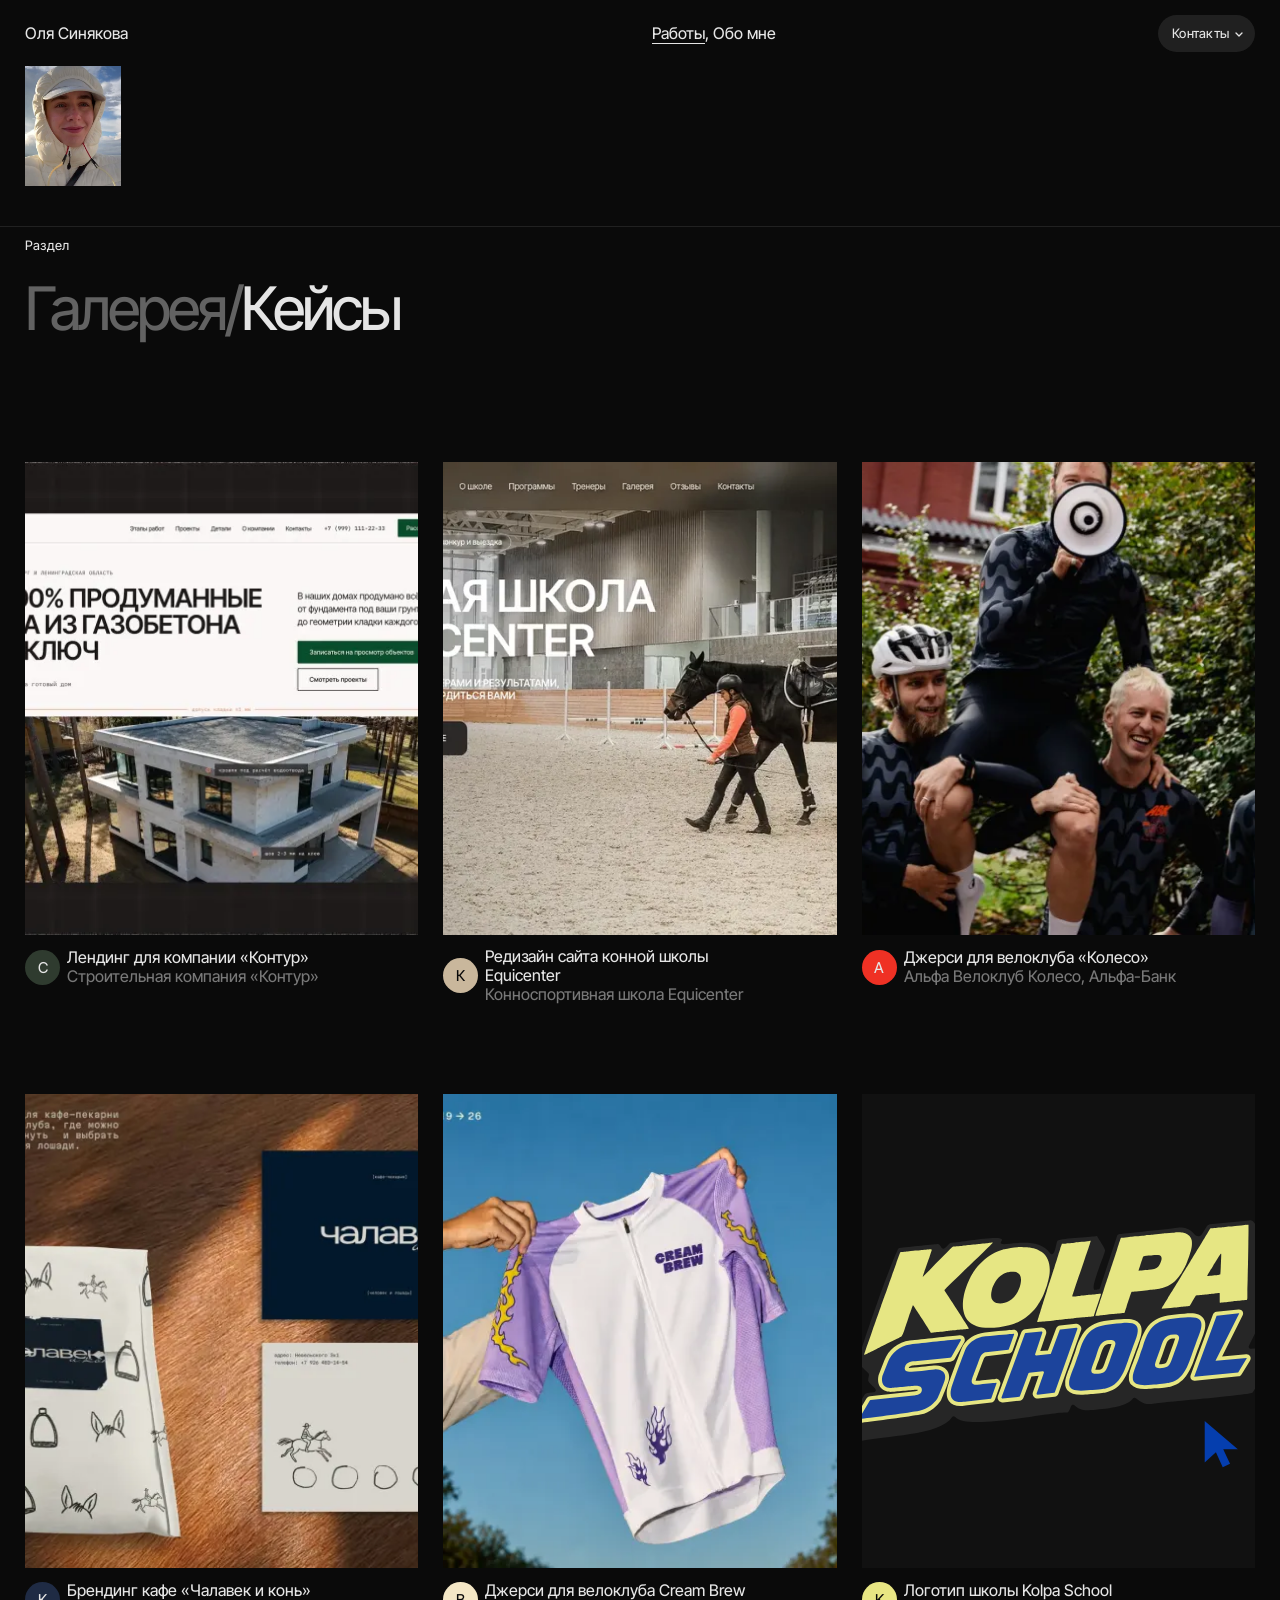
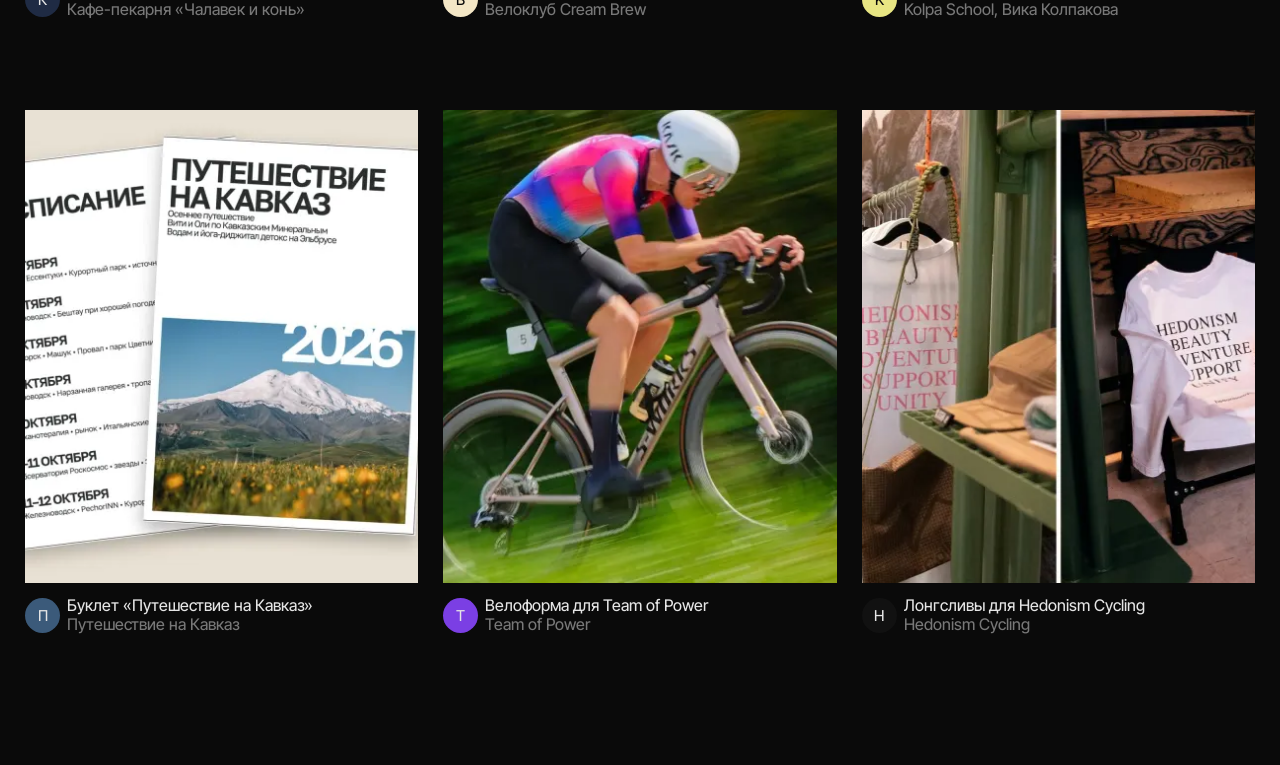
<file: cases.html>
<!DOCTYPE html>
<html lang="ru">
<head>
  <meta charset="utf-8">
  <meta name="viewport" content="width=device-width, initial-scale=1, viewport-fit=cover">
  <title>Кейсы — Оля Синякова</title>
  <meta name="description" content="Оля Синякова — веб-дизайнер: сайты и лендинги от структуры до вёрстки, а также айдентика, мерч и графика.">

  <!-- Превью ссылки в мессенджерах и социальных сетях -->
  <link rel="canonical" href="https://portfolio.sinyakova.art/cases.html">
  <meta property="og:type" content="website">
  <meta property="og:locale" content="ru_RU">
  <meta property="og:site_name" content="Оля Синякова — портфолио">
  <meta property="og:title" content="Кейсы — Оля Синякова">
  <meta property="og:description" content="Оля Синякова — веб-дизайнер: сайты и лендинги от структуры до вёрстки, а также айдентика, мерч и графика.">
  <meta property="og:url" content="https://portfolio.sinyakova.art/cases.html">
  <meta property="og:image" content="https://portfolio.sinyakova.art/assets/social/portfolio-preview-v1.jpg">
  <meta property="og:image:type" content="image/jpeg">
  <meta property="og:image:width" content="1200">
  <meta property="og:image:height" content="630">
  <meta property="og:image:alt" content="Оля Синякова — веб-дизайнер. Сайты, айдентика, мерч и графика.">
  <meta name="twitter:card" content="summary_large_image">
  <meta name="twitter:title" content="Кейсы — Оля Синякова">
  <meta name="twitter:description" content="Оля Синякова — веб-дизайнер: сайты и лендинги от структуры до вёрстки, а также айдентика, мерч и графика.">
  <meta name="twitter:image" content="https://portfolio.sinyakova.art/assets/social/portfolio-preview-v1.jpg">
  <meta name="twitter:image:alt" content="Оля Синякова — веб-дизайнер. Сайты, айдентика, мерч и графика.">
  <link rel="icon" href="favicon.ico" sizes="32x32">
  <link rel="icon" href="favicon.svg" type="image/svg+xml">
  <link rel="apple-touch-icon" href="apple-touch-icon.png">
  <meta name="theme-color" content="#0a0a0a">
  <link rel="preload" href="assets/fonts/InterTight-Variable.ttf" as="font" type="font/ttf" crossorigin>
  <link rel="stylesheet" href="assets/css/style.css">
</head>
<body>
  <div class="page page--cases">

    <header class="site-header">
      <!-- Десктоп: имя / навигация / контакты -->
      <div class="layout-grid-3 header-inner desktop-only">
        <a class="header-logo interactive-opacity" href="index.html">Оля Синякова</a>

        <nav class="header-nav" aria-label="Основная навигация">
          <span class="header-nav-item"><a class="animated-underline animated-underline-active" aria-current="page" href="index.html">Работы</a><span class="header-nav-comma">,</span></span>
          <a class="animated-underline" href="about.html">Обо&nbsp;мне</a>
        </nav>

        <div class="contacts">
          <button type="button" class="pill interactive-pill contacts-button" aria-expanded="false" aria-haspopup="true" aria-controls="contacts-dropdown">
            <span>Контакты</span>
            <svg class="pill-chevron" width="16" height="16" viewBox="0 0 16 16" aria-hidden="true"><path d="M5 7l3 3 3-3" fill="none" stroke="currentColor" stroke-width="1.3" stroke-linecap="round" stroke-linejoin="round"/></svg>
          </button>

          <div class="dropdown" id="contacts-dropdown" role="dialog" aria-label="Контакты">
            <div class="menu-content">
              <div class="menu-intro">
                <svg class="menu-deco" width="55" height="30" viewBox="0 0 55 30" aria-hidden="true">
                  <path d="M3 4h28a3 3 0 0 1 3 3v12a3 3 0 0 1-3 3H15l-7 6v-6H3a3 3 0 0 1-3-3V7a3 3 0 0 1 3-3z" fill="currentColor"/>
                  <path d="M39 26l13-13" stroke="currentColor" stroke-width="2.4" stroke-linecap="round"/>
                  <path d="M47 4l1.2 3.3L51.5 8.5l-3.3 1.2L47 13l-1.2-3.3L42.5 8.5l3.3-1.2z" fill="currentColor"/>
                </svg>
                <p class="menu-heading">Без&nbsp;брифа,<br>просто напишите</p>
              </div>
              <div class="menu-sections">
                <div class="menu-section">
                  <p class="menu-label">Контакты</p>
                  <div class="menu-links">
                    <a class="animated-underline" href="https://t.me/olkostt" target="_blank" rel="noreferrer">Telegram</a>
                  </div>
                </div>
                <div class="menu-section">
                  <p class="menu-label">Соцсети</p>
                  <div class="menu-links">
                    <a class="animated-underline" href="https://instagram.com/olkostt" target="_blank" rel="noreferrer">Instagram*</a>
                  </div>
                </div>
                <p class="menu-note">*Instagram принадлежит компании Meta, признанной экстремистской организацией и&nbsp;запрещённой в&nbsp;России</p>
              </div>
            </div>
          </div>
        </div>
      </div>

      <!-- Мобильная шапка -->
      <div class="mobile-bar mobile-only">
        <a class="header-logo" href="index.html">Оля Синякова</a>
        <button type="button" class="pill menu-button" aria-expanded="false" aria-haspopup="dialog" aria-controls="mobile-menu">
          <svg class="menu-icon" width="10" height="10" viewBox="0 0 10 10" aria-hidden="true"><circle cx="2" cy="2" r="2"/><circle cx="8" cy="2" r="2"/><circle cx="2" cy="8" r="2"/><circle cx="8" cy="8" r="2"/></svg>
          <span>Меню</span>
        </button>
      </div>
      <!-- Маленькое видео под именем -->
      <div class="header-video">
        <video class="header-video-media" src="assets/video/me.mp4" poster="assets/video/me-poster.jpg"
               width="360" height="450" muted loop playsinline autoplay preload="metadata"
               aria-label="Оля Синякова, видео-селфи в горах"></video>
      </div>
    </header>

    <!-- Мобильное меню -->
    <div class="overlay" id="mobile-menu" role="dialog" aria-modal="true" aria-label="Меню">
      <div class="overlay-top">
        <a class="header-logo" href="index.html">Оля Синякова</a>
      </div>
      <div class="overlay-scroll">
        <div class="menu-content overlay-panel">
          <div class="menu-intro">
            <svg class="menu-deco" width="55" height="30" viewBox="0 0 55 30" aria-hidden="true">
              <path d="M3 4h28a3 3 0 0 1 3 3v12a3 3 0 0 1-3 3H15l-7 6v-6H3a3 3 0 0 1-3-3V7a3 3 0 0 1 3-3z" fill="currentColor"/>
              <path d="M39 26l13-13" stroke="currentColor" stroke-width="2.4" stroke-linecap="round"/>
              <path d="M47 4l1.2 3.3L51.5 8.5l-3.3 1.2L47 13l-1.2-3.3L42.5 8.5l3.3-1.2z" fill="currentColor"/>
            </svg>
            <p class="menu-heading">Без&nbsp;брифа,<br>просто напишите</p>
          </div>
          <div class="menu-sections">
            <div class="menu-section">
              <p class="menu-label">Разделы</p>
              <div class="menu-links menu-links--big">
                <a class="animated-underline animated-underline-active" aria-current="page" href="index.html">Работы</a>
                <a class="animated-underline" href="about.html">Обо&nbsp;мне</a>
              </div>
            </div>
            <div class="menu-section">
              <p class="menu-label">Контакты</p>
              <div class="menu-links">
                <a class="animated-underline" href="https://t.me/olkostt" target="_blank" rel="noreferrer">Telegram</a>
              </div>
            </div>
            <div class="menu-section">
              <p class="menu-label">Соцсети</p>
              <div class="menu-links">
                <a class="animated-underline" href="https://instagram.com/olkostt" target="_blank" rel="noreferrer">Instagram*</a>
              </div>
            </div>
            <p class="menu-note">*Instagram принадлежит компании Meta, признанной экстремистской организацией и&nbsp;запрещённой в&nbsp;России</p>
          </div>
        </div>
      </div>
    </div>

    <main class="main" id="main">
      <div class="gallery">
        <div class="filters">
          <div class="separator"></div>
          <section class="layout-grid-3 controls">
            <div class="control">
              <p class="caption">Раздел</p>
              <h1 class="display-title"><a class="title-muted interactive-muted" href="index.html">Галерея</a><span class="title-muted">/</span><a class="title-active" href="cases.html" aria-current="page">Кейсы</a></h1>
            </div>
          </section>
        </div>
        <div class="cases-grid" data-cases></div>
      </div>
    </main>

  </div>
  <script src="assets/js/header.js" defer></script>
  <script src="assets/js/works.js" defer></script>
  <script src="assets/js/cases.js" defer></script>
</body>
</html>
</file>
<file: assets/css/style.css>
/* ===== Шрифт ===== */
@font-face {
  font-family: "Inter Tight";
  src: url("../fonts/InterTight-Variable.ttf") format("truetype");
  font-weight: 100 900;
  font-style: normal;
  font-display: swap;
}

/* ===== Токены ===== */
:root {
  --color-bg: #0a0a0a;
  --color-text: #e5e5e5;
  --color-surface-10: rgba(229, 229, 229, .10);
  --color-surface-40: rgba(229, 229, 229, .40);
  --color-text-muted: rgba(229, 229, 229, .50);
  --color-text-muted-40: rgba(229, 229, 229, .40);

  --font-sans: "Inter Tight", "Helvetica Neue", Arial, sans-serif;
  --fw: 450;

  --text-body-size: 16px;   --text-body-line: 19px;
  --text-caption-size: 13px; --text-caption-line: 17px; --text-caption-tracking: .24px;
  --text-menu-heading-size: 28px; --text-menu-heading-line: 31px; --text-menu-heading-tracking: -.56px;

  --page-padding: 25px;
  --max-width: 1440px;
  --layout-zone-a: 708fr;
  --layout-zone-b: 478fr;
  --layout-zone-c: 204fr;

  --hover-duration: .25s;
  --hover-ease: cubic-bezier(.22, 1, .36, 1);
  --underline-duration: .38s;
}

/* ===== База ===== */
*, *::before, *::after { box-sizing: border-box; }
html { -webkit-text-size-adjust: 100%; }
body {
  margin: 0;
  background: var(--color-bg);
  color: var(--color-text);
  font-family: var(--font-sans);
  font-weight: var(--fw);
  font-size: var(--text-body-size);
  line-height: var(--text-body-line);
  -webkit-font-smoothing: antialiased;
  -moz-osx-font-smoothing: grayscale;
}
a { color: inherit; text-decoration: none; }
p { margin: 0; }
button { font: inherit; color: inherit; }
:focus-visible { outline: 1px solid var(--color-text); outline-offset: 3px; border-radius: 2px; }

.page { max-width: var(--max-width); margin: 0 auto; min-height: 100vh; }

.layout-grid-3 {
  display: grid;
  grid-template-columns:
    minmax(0, var(--layout-zone-a))
    minmax(0, var(--layout-zone-b))
    minmax(0, var(--layout-zone-c));
  width: 100%;
  padding-inline: var(--page-padding);
}

/* ===== Интерактив ===== */
.animated-underline {
  position: relative;
  display: inline-block;
  width: fit-content;
  max-width: 100%;
}
.animated-underline::after {
  content: "";
  position: absolute;
  left: 0;
  bottom: -.06em;
  width: 100%;
  height: 1px;
  background: currentColor;
  transform: scaleX(0);
  transform-origin: 0 50%;
  transition: transform var(--underline-duration) var(--hover-ease);
}
.animated-underline:hover::after,
.animated-underline:focus-visible::after,
.animated-underline-active::after { transform: scaleX(1); }

.interactive-opacity { transition: opacity var(--hover-duration) ease; }
.interactive-opacity:hover, .interactive-opacity:focus-visible { opacity: .7; }

.pill {
  display: inline-flex;
  align-items: center;
  gap: 2px;
  border: 0;
  border-radius: 70px;
  font-size: var(--text-caption-size);
  line-height: var(--text-caption-line);
  letter-spacing: var(--text-caption-tracking);
  white-space: nowrap;
  cursor: pointer;
  -webkit-tap-highlight-color: transparent;
}
.interactive-pill { transition: background-color var(--hover-duration) ease; }
@media (hover: hover) and (pointer: fine) {
  .interactive-pill:hover, .interactive-pill:focus-visible { background: var(--color-surface-40); }
}

/* ===== Шапка ===== */
.site-header { position: relative; z-index: 290; padding-top: 15px; }
.header-inner { align-items: center; min-height: 37px; }
.header-logo { justify-self: start; }

.header-nav { display: flex; gap: 4px; }
.header-nav-item { display: inline-flex; }

.contacts { grid-column: 3; justify-self: end; position: relative; }
.contacts-button {
  padding: 10px 8px 10px 14px;
  background: var(--color-surface-10);
  -webkit-backdrop-filter: blur(80px);
  backdrop-filter: blur(80px);
}
.pill-chevron { flex-shrink: 0; transition: transform .2s var(--hover-ease); }
.contacts-button[aria-expanded="true"] .pill-chevron { transform: rotate(180deg); }

/* Выпадающее окно контактов */
.dropdown {
  position: absolute;
  top: calc(100% + 6px);
  right: 0;
  width: 254px;
  padding: 20px;
  border-radius: 16px;
  background: rgba(36, 36, 36, .72);
  -webkit-backdrop-filter: blur(40px);
  backdrop-filter: blur(40px);
  opacity: 0;
  visibility: hidden;
  transform: translateY(-4px);
  transition: opacity .12s ease-out, transform .12s ease-out, visibility 0s linear .12s;
}
.dropdown.is-open {
  opacity: 1;
  visibility: visible;
  transform: none;
  transition: opacity .18s var(--hover-ease), transform .18s var(--hover-ease);
}

/* Содержимое меню (общее для дропдауна и мобильного) */
.menu-content { display: flex; flex-direction: column; gap: 50px; }
.menu-intro { display: flex; flex-direction: column; align-items: flex-start; gap: 6px; }
.menu-deco { display: block; width: 55px; height: auto; color: var(--color-text); }
.menu-heading {
  font-size: var(--text-menu-heading-size);
  line-height: var(--text-menu-heading-line);
  letter-spacing: var(--text-menu-heading-tracking);
}
.menu-sections { display: flex; flex-direction: column; align-items: flex-start; gap: 25px; }
.menu-section { display: flex; flex-direction: column; align-items: flex-start; gap: 10px; }
.menu-label {
  font-size: var(--text-caption-size);
  line-height: var(--text-caption-line);
  letter-spacing: var(--text-caption-tracking);
  color: var(--color-text-muted);
}
.menu-links { display: flex; flex-direction: column; align-items: flex-start; gap: 2px; }
.menu-note {
  font-size: 11px;
  line-height: 14px;
  color: var(--color-text-muted-40);
}

/* Видео под именем */
.header-video { padding: 14px var(--page-padding) 0; }
.header-video-media {
  display: block;
  width: 96px;
  height: auto;
  aspect-ratio: 4 / 5;
  object-fit: cover;
  background: #1c1c1c;
}

/* ===== Мобильная шапка и меню ===== */
.mobile-only { display: none; }

.mobile-bar {
  justify-content: space-between;
  align-items: center;
  padding-inline: var(--page-padding);
  min-height: 37px;
}
.menu-button {
  position: relative;
  z-index: 300;
  gap: 6px;
  padding: 10px 14px 10px 12px;
  min-height: 44px;
  background: #1c1c1c;
  transition: box-shadow .2s ease, background-color var(--hover-duration) ease;
}
.menu-button:active { background: #2a2a2a; }
.menu-button.is-floating {
  position: fixed;
  top: max(15px, env(safe-area-inset-top, 0px));
  right: var(--page-padding);
  box-shadow: 0 2px 10px rgba(0,0,0,.16), 0 8px 24px rgba(0,0,0,.1);
}
.menu-icon { fill: currentColor; transition: transform .2s ease; }
.menu-button[aria-expanded="true"] .menu-icon { transform: rotate(-45deg); }

.overlay {
  position: fixed;
  inset: 0;
  z-index: 280;
  display: flex;
  flex-direction: column;
  background: rgba(10, 10, 10, .62);
  -webkit-backdrop-filter: blur(48px);
  backdrop-filter: blur(48px);
  overscroll-behavior: none;
  opacity: 0;
  visibility: hidden;
  transition: opacity .2s ease, visibility 0s linear .2s;
}
.overlay.is-open { opacity: 1; visibility: visible; transition: opacity .2s ease; }
.overlay-top {
  flex-shrink: 0;
  display: flex;
  align-items: center;
  min-height: calc(44px + max(15px, env(safe-area-inset-top, 0px)));
  padding: max(15px, env(safe-area-inset-top, 0px)) var(--page-padding) 0;
}
body.menu-open .mobile-bar .header-logo,
body.menu-open .header-video { visibility: hidden; }
.overlay-scroll { flex: 1; min-height: 0; overflow-y: auto; overscroll-behavior: contain; }
.overlay-panel {
  gap: 48px;
  width: min(350px, 100vw - 30px);
  padding: 48px 0 calc(32px + env(safe-area-inset-bottom, 0px));
  margin-left: var(--page-padding);
}
.overlay-panel .menu-intro { gap: 8px; }
.overlay-panel .menu-heading { font-size: 34px; line-height: 37px; letter-spacing: -.68px; }
.overlay-panel .menu-sections { gap: 30px; }
.menu-links--big a { font-size: 34px; line-height: 40px; letter-spacing: -.68px; padding-bottom: .1em; }
.menu-links--big .animated-underline::after { bottom: 0; }
body.menu-open { overflow: hidden; }

@media (max-width: 768px) {
  :root { --page-padding: 15px; }
  .desktop-only { display: none !important; }
  .mobile-only { display: flex; }
  .site-header { padding-top: max(15px, env(safe-area-inset-top, 0px)); }
  .site-header .mobile-bar { min-height: 44px; }
  .animated-underline::after { transition: none; }
  .header-video { padding-top: 10px; }
  .header-video-media { width: 80px; }
}

@media (prefers-reduced-motion: reduce) {
  *, *::before, *::after { transition-duration: 0s !important; }
}

/* =========================================================
   Галерея
   ========================================================= */
:root {
  --section-gap: 130px;
  --gallery-gap: 25px;
  --text-display-size: 60px; --text-display-line: 48px; --text-display-tracking: -3px;
  --text-title-size: 25px; --text-title-line: 28px; --text-title-tracking: -.5px;
  --color-text-muted-solid: #626262;
}
.main { padding-top: 40px; padding-bottom: 130px; }
.gallery { display: flex; flex-direction: column; gap: var(--section-gap); }

.separator { width: 100%; height: 1px; background: var(--color-surface-10); }
.filters .controls { margin-top: 10px; align-items: start; }
.control { display: flex; flex-direction: column; gap: 30px; }
.caption {
  font-size: var(--text-caption-size);
  line-height: var(--text-caption-line);
  letter-spacing: var(--text-caption-tracking);
}

.display-title {
  margin: 0;
  font-weight: inherit;
  font-size: var(--text-display-size);
  line-height: var(--text-display-line);
  letter-spacing: var(--text-display-tracking);
  white-space: nowrap;
}
.title-muted { color: var(--color-text-muted-solid); }
.interactive-muted { transition: color var(--hover-duration) ease; }
.interactive-muted:hover, .interactive-muted:focus-visible { color: var(--color-text); }

/* Категории */
.cat-columns { display: flex; }
.cat-list { list-style: none; margin: 0; padding: 0; display: flex; flex-direction: column; }
.cat-list:first-child { width: 190px; }
.cat-item {
  display: inline-flex;
  align-items: center;
  gap: 0;
  padding: 0;
  border: 0;
  background: none;
  cursor: pointer;
  text-align: left;
  font-size: var(--text-title-size);
  line-height: var(--text-title-line);
  letter-spacing: var(--text-title-tracking);
  color: var(--color-text-muted-40);
  transition: color var(--hover-duration) ease;
  -webkit-tap-highlight-color: transparent;
}
@media (hover: hover) and (pointer: fine) {
  .cat-item:hover, .cat-item:focus-visible { color: var(--color-text); }
}
.cat-item[aria-pressed="true"] { color: var(--color-text); cursor: default; }
.cat-bullet {
  width: 20px; height: 20px; flex-shrink: 0;
  border-radius: 50%;
  background: var(--color-text);
  transform: scale(0);
  width: 0;
  margin-right: 0;
  transition: transform .3s var(--hover-ease), width .3s var(--hover-ease), margin-right .3s var(--hover-ease);
}
.cat-item[aria-pressed="true"] .cat-bullet { transform: scale(1); width: 20px; margin-right: 4px; }

/* Переключатель сетки */
.grid-options { display: flex; gap: 4px; }
.grid-options button {
  width: 22px; height: 22px;
  display: inline-flex; align-items: center; justify-content: center;
  padding: 0; border: 0; border-radius: 999px;
  background: var(--color-surface-40);
  color: var(--color-bg);
  font-size: 15.84px; line-height: 1;
  cursor: pointer;
  transition: background-color var(--hover-duration) ease;
}
.grid-options button:hover { background: var(--color-surface-55, rgba(229,229,229,.55)); }
.grid-options button[aria-pressed="true"] { background: var(--color-text); }

/* Сетка-кирпичики */
.masonry {
  display: flex;
  align-items: flex-start;
  gap: var(--gallery-gap);
  padding-inline: var(--page-padding);
}
.masonry-col { flex: 1 1 0; min-width: 0; display: flex; flex-direction: column; gap: var(--gallery-gap); }
.card-link { display: block; transition: opacity var(--hover-duration) ease; }
.card-link:hover, .card-link:focus-visible { opacity: .88; }
.frame {
  position: relative;
  display: block;
  width: 100%;
  overflow: hidden;
  background: rgba(255, 255, 255, .03);
}
.frame img, .frame video {
  position: absolute; inset: 0;
  width: 100%; height: 100%;
  object-fit: cover;
  display: block;
  opacity: 0;
  transition: opacity .5s ease;
}
.frame.is-loaded img, .frame.is-loaded video { opacity: 1; }
.frame:not(.is-loaded)::after {
  content: "";
  position: absolute; inset: 0;
  background: linear-gradient(105deg, transparent 0%, rgba(255,255,255,.02) 42%, rgba(255,255,255,.09) 50%, rgba(255,255,255,.02) 58%, transparent 100%);
  transform: translateX(-100%);
  animation: shimmer 1.35s ease-in-out infinite;
}
@keyframes shimmer { to { transform: translateX(100%); } }
.card-badge {
  position: absolute; right: 8px; bottom: 8px; z-index: 2;
  width: 22px; height: 22px; border-radius: 50%;
  display: flex; align-items: center; justify-content: center;
  background: rgba(10,10,10,.48);
  -webkit-backdrop-filter: blur(20px); backdrop-filter: blur(20px);
}
.masonry-empty { padding-inline: var(--page-padding); color: var(--color-text-muted); }

/* =========================================================
   Просмотр работы
   ========================================================= */
.viewer {
  --viewer-image-max-width: 900px;
  --viewer-image-max-height: calc(100vh - 180px);
  position: fixed; inset: 0; z-index: 400;
  background: var(--color-bg);
  overflow: hidden;
  overscroll-behavior: none;
}
.viewer[hidden] { display: none; }
.viewer-layout { display: flex; height: 100%; min-height: 0; }
.viewer-media {
  position: relative;
  flex: 1 1 0; min-width: 0;
  display: flex; flex-direction: column; align-items: center; justify-content: center;
  padding: 25px;
}
.round-btn {
  width: 40px; height: 40px;
  display: flex; align-items: center; justify-content: center;
  padding: 0; border: 0; border-radius: 50%;
  background: var(--color-surface-10);
  -webkit-backdrop-filter: blur(80px); backdrop-filter: blur(80px);
  color: var(--color-text);
  cursor: pointer;
  transition: background-color var(--hover-duration) ease;
}
@media (hover: hover) and (pointer: fine) {
  .round-btn:hover, .round-btn:focus-visible { background: var(--color-surface-40); }
}
.viewer-back { position: absolute; top: 25px; left: 25px; z-index: 3; }
.viewer-expand { position: absolute; right: 25px; bottom: 25px; z-index: 3; }
.viewer-stage {
  width: 100%;
  display: flex; align-items: center; justify-content: center;
  cursor: zoom-in;
}
.viewer-frame {
  position: relative;
  width: min(100%, var(--viewer-image-max-width));
  line-height: 0;
}
.viewer-frame img, .viewer-frame video {
  display: block;
  width: 100%; height: auto;
  max-height: var(--viewer-image-max-height);
  object-fit: contain;
}
.viewer.is-expanded {
  --viewer-image-max-width: min(1280px, calc(100vw - 50px));
  --viewer-image-max-height: calc(100vh - 100px);
}
.viewer.is-expanded .viewer-stage { cursor: zoom-out; }
.viewer.is-expanded .viewer-panel { display: none; }

/* Правая панель */
.viewer-panel {
  flex-shrink: 0;
  width: 432px;
  display: flex; flex-direction: column; gap: 28px;
  padding: 25px;
  border-left: 1px solid var(--color-surface-10);
  background: rgba(217, 217, 217, .04);
  overflow-y: auto;
  overscroll-behavior: contain;
}
.panel-head { display: flex; flex-direction: column; align-items: flex-start; gap: 12px; }
.panel-title {
  margin: 0;
  font-weight: inherit;
  font-size: var(--text-title-size);
  line-height: var(--text-title-line);
  letter-spacing: var(--text-title-tracking);
  max-width: 352px;
}
.panel-desc-block { display: flex; flex-direction: column; align-items: flex-start; gap: 8px; }
.panel-desc { font-size: 14px; line-height: 20px; max-width: 352px; }
.panel-desc.is-clamped {
  display: -webkit-box;
  -webkit-line-clamp: 3;
  -webkit-box-orient: vertical;
  overflow: hidden;
}
.desc-toggle {
  display: inline-flex; align-items: center; gap: 6px;
  padding: 0; border: 0; background: none; cursor: pointer;
  font-size: var(--text-caption-size); line-height: var(--text-caption-line); letter-spacing: var(--text-caption-tracking);
  color: var(--color-text-muted);
  transition: color var(--hover-duration) var(--hover-ease);
}
.desc-toggle:hover, .desc-toggle:focus-visible { color: var(--color-text); }
.desc-chevron {
  width: 7px; height: 7px; margin-top: -3px;
  border-right: 1.5px solid; border-bottom: 1.5px solid;
  transform: rotate(45deg);
  transition: transform var(--hover-duration) var(--hover-ease);
}
.desc-toggle[aria-expanded="true"] .desc-chevron { transform: rotate(-135deg); margin-top: 4px; }
.panel-button {
  display: inline-flex; align-items: center; gap: 4px;
  padding: 10px 12px 10px 14px;
  border-radius: 70px;
  background: var(--color-text);
  color: var(--color-bg);
  font-size: var(--text-caption-size); line-height: var(--text-caption-line); letter-spacing: var(--text-caption-tracking);
  transition: opacity var(--hover-duration) ease;
}
.panel-button:hover, .panel-button:focus-visible { opacity: .85; }

.related {
  display: flex; flex-direction: column; gap: 10px;
  padding: 12px;
  border: 1px solid var(--color-surface-10);
  border-radius: 10px;
  background: rgba(255, 255, 255, .02);
}
.related-row { overflow-x: auto; scrollbar-width: none; margin: 0 -1px; padding: 1px; }
.related-row::-webkit-scrollbar { display: none; }
.related-list { list-style: none; margin: 0; padding: 0; display: flex; gap: 8px; }
.related-thumb {
  display: block;
  width: 56px; height: 56px;
  padding: 0;
  border: 1px solid var(--color-surface-10);
  border-radius: 6px;
  overflow: hidden;
  background: rgba(10, 10, 10, .35);
  opacity: .42;
  cursor: pointer;
  transition: opacity .18s var(--hover-ease), border-color .18s var(--hover-ease);
}
.related-thumb img { width: 100%; height: 100%; object-fit: cover; display: block; }
.related-thumb:hover, .related-thumb:focus-visible { opacity: .72; border-color: rgba(229,229,229,.28); }
.related-thumb[aria-current="true"] { opacity: 1; border-color: var(--color-text); }

.panel-meta { display: flex; flex-direction: column; gap: 28px; }
.meta-sep { height: 1px; background: var(--color-surface-10); }
.meta-row { display: flex; align-items: flex-start; }
.meta-label, .meta-value {
  font-size: var(--text-caption-size); line-height: var(--text-caption-line); letter-spacing: var(--text-caption-tracking);
}
.meta-label { width: 100px; flex-shrink: 0; color: var(--color-text-muted); }
.meta-value { flex: 1; display: flex; flex-direction: column; }
body.viewer-open { overflow: hidden; }

/* Мобильная версия галереи */
.filters-mobile { flex-direction: column; gap: 50px; }
.separator-block { display: flex; flex-direction: column; gap: 10px; }
.control--pad { padding-inline: var(--page-padding); }

@media (max-width: 768px) {
  :root {
    --section-gap: 80px;
    --gallery-gap: 16px;
    --text-display-size: 42px; --text-display-line: 48px; --text-display-tracking: -2px;
  }
  .main { padding-top: 32px; padding-bottom: 80px; }
  .control { gap: 25px; }
  .cat-columns { gap: 15px; }
  .cat-list:first-child, .cat-list:last-child { flex: 1 1 0; width: auto; }
  .masonry { padding-inline: 0; }

  .viewer { overflow-y: auto; }
  .viewer-layout { flex-direction: column; height: auto; min-height: 100%; }
  .viewer-media { padding: 72px 0 0; justify-content: flex-start; }
  .viewer-back { position: fixed; top: max(15px, env(safe-area-inset-top, 0px)); left: 15px; background: rgba(10,10,10,.48); -webkit-backdrop-filter: blur(40px); backdrop-filter: blur(40px); }
  .viewer-stage { cursor: default; }
  .viewer-frame { width: 100%; }
  .viewer-frame img, .viewer-frame video { max-height: none; }
  .viewer-related-mobile { width: 100%; margin: 15px 0; padding-inline: 15px; }
  .viewer-related-mobile .related { padding: 0; border: 0; background: none; }
  .viewer-panel { width: 100%; border-left: 0; border-top: 1px solid var(--color-surface-10); padding: 25px 15px calc(40px + env(safe-area-inset-bottom, 0px)); overflow: visible; }
  .viewer-panel .related { display: none; }
}
@media (min-width: 769px) and (max-width: 1100px) {
  .viewer-panel { width: 360px; }
}
@media (prefers-reduced-motion: reduce) {
  .frame:not(.is-loaded)::after { animation: none; background: rgba(255,255,255,.04); transform: none; }
}
.meta-label-like { color: var(--color-text-muted); }
.panel-buttons { display: flex; flex-wrap: wrap; gap: 8px; }
.panel-button--ghost { background: var(--color-surface-10); color: var(--color-text); }

/* =========================================================
   Список кейсов
   ========================================================= */
.cases-grid {
  display: grid;
  grid-template-columns: repeat(3, minmax(0, 1fr));
  gap: 90px 25px;
  padding-inline: var(--page-padding);
}
.case-card { display: flex; flex-direction: column; gap: 12px; min-width: 0; }
.case-cover-link { display: block; transition: opacity var(--hover-duration) ease; }
.case-slides {
  position: relative;
  aspect-ratio: 447 / 538;
  overflow: hidden;
  background: #1c1c1c;
}
.case-slide { position: absolute; inset: 0; opacity: 0; }
.case-slide.is-active { opacity: 1; }
.case-slide img { width: 100%; height: 100%; object-fit: cover; display: block; }
.case-ind {
  position: absolute; left: 50%; bottom: 15px; z-index: 2;
  display: flex; gap: 5px;
  transform: translateX(-50%);
  mix-blend-mode: difference;
  opacity: 0;
  transition: opacity var(--hover-duration) ease;
}
.case-ind span { width: 46px; height: 2px; background: #e5e5e5; opacity: .35; }
.case-ind span.is-active { opacity: 1; }
@media (hover: hover) and (pointer: fine) {
  .case-slides:hover .case-ind { opacity: 1; }
}
.case-meta { display: flex; align-items: center; gap: 7px; width: fit-content; max-width: 340px; min-height: 40px; }
.brand-mark {
  width: 35px; height: 35px; flex-shrink: 0;
  display: flex; align-items: center; justify-content: center;
  border-radius: 99px;
  font-size: 15px;
}
.case-meta-text { display: flex; flex-direction: column; min-width: 0; }
.case-meta-client { color: var(--color-text-muted); }

/* =========================================================
   Страница кейса
   ========================================================= */
:root {
  --case-cover-height: 720px;
  --case-info-offset: calc(var(--case-cover-height) * .315);
  --case-info-spacer: calc(var(--case-cover-height) - var(--case-info-offset) - 106px);
  --text-case-title-size: 58px; --text-case-title-line: 56px; --text-case-title-tracking: -1.5px;
}
.page--case .site-header { position: absolute; top: 0; left: 0; right: 0; }
.page--case .header-video { display: none; }
.case { position: relative; min-height: var(--case-cover-height); padding-bottom: 130px; }
.case-cover {
  position: absolute; top: 0; left: 50%;
  width: 100vw; height: var(--case-cover-height);
  margin-left: -50vw;
  overflow: hidden;
  background: #2a2a2a;
  pointer-events: none;
}
.case-cover::before, .case-cover::after { content: ""; position: absolute; left: 0; z-index: 1; width: 100%; }
.case-cover::before { top: 0; height: 32%; background: linear-gradient(rgba(10,10,10,.72) 0%, rgba(10,10,10,.28) 45%, transparent 100%); }
.case-cover::after { bottom: 0; height: 55%; background: linear-gradient(0deg, var(--color-bg) 0%, rgba(10,10,10,.85) 18%, rgba(10,10,10,.35) 50%, transparent 100%); }
.case-cover-media { width: 100%; height: 100%; object-fit: cover; display: block; }

.case-info { position: relative; z-index: 1; padding-top: calc(var(--case-info-offset) + var(--case-info-spacer)); }
.case-info-grid { row-gap: 40px; }
.case-title {
  grid-column: 2 / -1;
  margin: 0;
  font-weight: 450;
  font-size: var(--text-case-title-size);
  line-height: var(--text-case-title-line);
  letter-spacing: var(--text-case-title-tracking);
}
.case-meta-grid { grid-column: 1; grid-row: 2; display: flex; flex-direction: column; gap: 60px; padding-right: 40px; }
.case-meta-row { display: grid; grid-template-columns: repeat(2, minmax(0, 1fr)); gap: 0 20px; }
.case-field { display: flex; flex-direction: column; gap: 20px; min-width: 0; }
.case-field-value { display: flex; flex-direction: column; overflow-wrap: anywhere; }
.case-lead { grid-column: 2 / -1; grid-row: 2; max-width: 567px; }
.case-lead-p { font-size: 20px; line-height: 26px; }
.case-lead-p + .case-lead-p { margin-top: 22px; }

.case-content {
  display: flex; flex-direction: column; gap: var(--gallery-gap);
  margin-top: var(--section-gap);
  padding-inline: var(--page-padding);
}
.case-row { display: grid; grid-template-columns: repeat(var(--cols, 1), minmax(0, 1fr)); gap: var(--gallery-gap); }
.case-fig { margin: 0; line-height: 0; }
.case-media { width: 100%; height: auto; display: block; background: var(--color-surface-10); }
.case-text { padding-inline: 0; margin-block: 56px; }
.case-text-inner { grid-column: 2 / -1; display: flex; flex-direction: column; max-width: 700px; }
.case-text-title { margin: 0 0 20px; font-weight: 450; font-size: var(--text-title-size); line-height: var(--text-title-line); letter-spacing: var(--text-title-tracking); color: var(--color-text-muted); }
.case-text-p { font-size: var(--text-title-size); line-height: 29.5px; letter-spacing: -.3px; }
.case-text-p + .case-text-p { margin-top: 29.5px; }

.case-next { display: flex; flex-direction: column; gap: 10px; margin-top: var(--section-gap); }
.case-next-inner { align-items: start; }
.case-next-content { grid-column: 2 / -1; display: flex; flex-direction: column; align-items: flex-start; gap: 20px; max-width: 700px; }
.case-next-title { font-size: 40px; line-height: 40px; letter-spacing: -.7px; }
.case-missing { padding: 200px var(--page-padding); display: flex; flex-direction: column; gap: 30px; }

@media (max-width: 1100px) {
  .cases-grid { grid-template-columns: repeat(2, minmax(0, 1fr)); }
}
@media (max-width: 768px) {
  :root { --case-cover-height: calc(100vw * 538 / 447); }
  .cases-grid { grid-template-columns: 1fr; row-gap: 40px; }
  .page--cases .filters { display: block !important; }
  .page--cases .controls { padding-inline: var(--page-padding); display: block; }
  .case-info { padding: 0 var(--page-padding); padding-top: calc(var(--case-cover-height) - 140px); }
  .case-info-grid { display: flex; flex-direction: column; gap: 40px; padding: 0; }
  .case-title { font-size: 40px; line-height: 40px; letter-spacing: -.7px; }
  .case-meta-grid { order: 3; gap: 32px; padding: 0; }
  .case-lead { order: 2; }
  .case-lead-p { font-size: 18px; line-height: 24px; }
  .case-content { gap: 9px; margin-top: 80px; }
  .case-row { grid-template-columns: 1fr; gap: 9px; }
  .case-text { margin-block: 48px; display: block; }
  .case-text-inner { grid-column: auto; max-width: none; }
  .case-text-p { font-size: 20px; line-height: 26px; }
  .case-next-inner { display: flex; flex-direction: column; gap: 20px; }
  .case-next-title { font-size: 32px; line-height: 34px; }
}

/* =========================================================
   Первый экран (главная)
   ========================================================= */
.has-hero .site-header {
  position: fixed; top: 0; left: 0; right: 0;
  max-width: var(--max-width); margin: 0 auto;
  padding-bottom: 14px;
  background: rgba(10,10,10,0);
  transition: background-color .3s ease;
}
.has-hero .site-header.is-solid {
  background: rgba(10,10,10,.94);
  -webkit-backdrop-filter: blur(20px); backdrop-filter: blur(20px);
}
.has-hero .header-video { display: none; }
.has-hero .site-header .header-logo { opacity: var(--logo-o, 0); transition: opacity .2s linear; }
.has-hero .main { padding-top: 0; }

.hero {
  position: relative;
  display: flex; flex-direction: column;
  min-height: 100vh; min-height: 100svh;
  padding-top: 76px;
  margin-bottom: 70px;
}
.hero-corners i {
  position: absolute; z-index: 289; width: 28px; height: 28px; pointer-events: none;
  border-color: rgba(229,229,229,.45); border-style: solid; border-width: 0;
  opacity: 0; transition: opacity .6s ease .4s;
}
.hero-corners i:nth-child(1) { top: 8px; left: 8px; border-top-width: 1px; border-left-width: 1px; }
.hero-corners i:nth-child(2) { top: 8px; right: 8px; border-top-width: 1px; border-right-width: 1px; }
.hero-corners i:nth-child(3) { bottom: 8px; left: 8px; border-bottom-width: 1px; border-left-width: 1px; }
.hero-corners i:nth-child(4) { bottom: 8px; right: 8px; border-bottom-width: 1px; border-right-width: 1px; }

.hero-name {
  --hero-size: min(19vw, 27svh);
  position: relative; z-index: 295; pointer-events: none;
  display: flex; flex-direction: column;
  padding-inline: var(--page-padding);
  font-size: var(--hero-size);
  line-height: .8;
  letter-spacing: -.055em;
  font-weight: 400;
  transform-origin: 0 0;
  will-change: transform;
  opacity: 0;
}
.hero-line { display: block; white-space: nowrap; }
.hero-line--1 { align-self: flex-start; }
.hero-line--2 { align-self: flex-end; margin-top: .02em; }
.hero-letter { display: inline-block; }

.hero-strip {
  display: grid; grid-template-columns: repeat(5, minmax(0, 1fr)); gap: 6px;
  margin-top: clamp(24px, 4svh, 48px);
  padding-inline: var(--page-padding);
}
.hero-frame {
  position: relative; display: block; overflow: hidden;
  aspect-ratio: 1 / .82; background: #1c1c1c;
  opacity: 0; transform: translateY(28px);
  transition: opacity .7s var(--hover-ease), transform .9s var(--hover-ease);
  transition-delay: calc(var(--i, 0) * 70ms);
}
.hero-frame img, .hero-frame video { width: 100%; height: 100%; object-fit: cover; display: block; transition: transform .8s var(--hover-ease); }
.hero-frame-cap {
  position: absolute; left: 0; right: 0; bottom: 0; z-index: 1;
  padding: 26px 10px 9px;
  background: linear-gradient(transparent, rgba(10,10,10,.75));
  font-size: var(--text-caption-size); line-height: var(--text-caption-line); letter-spacing: var(--text-caption-tracking);
  opacity: 0; transform: translateY(6px);
  transition: opacity var(--hover-duration) ease, transform var(--hover-duration) var(--hover-ease);
}
@media (hover: hover) and (pointer: fine) {
  a.hero-frame:hover img, a.hero-frame:hover video { transform: scale(1.04); }
  a.hero-frame:hover .hero-frame-cap, a.hero-frame:focus-visible .hero-frame-cap { opacity: 1; transform: none; }
}

.hero-meta {
  margin-top: auto; padding-top: 22px; padding-bottom: 20px;
  opacity: 0; transition: opacity .6s ease .5s;
}
.hero-meta-center { text-align: left; }
.hero-meta-right { justify-self: end; white-space: nowrap; }
.hero-meta-right span, .hero-meta-center { color: var(--color-text); }

.hero.is-revealed .hero-name,
.hero.is-revealed .hero-meta,
.hero.is-revealed .hero-corners i { opacity: 1; }
.hero.is-revealed .hero-frame { opacity: 1; transform: none; }

/* Заставка */
.intro {
  position: fixed; inset: 0; z-index: 600;
  display: none;
  background: var(--color-bg);
  overflow: hidden;
  cursor: pointer;
}
.intro.is-on { display: block; }
.intro-grid { position: absolute; inset: 0; display: grid; align-items: center; justify-items: center; }
.intro-cell {
  font-size: var(--cell-size);
  line-height: 1;
  font-weight: 400;
  letter-spacing: -.02em;
  color: rgba(229,229,229,.2);
  filter: blur(.4px);
  user-select: none;
}
.intro-fly {
  position: absolute; left: 0; top: 0;
  font-weight: 400; line-height: 1;
  letter-spacing: 0;
  color: var(--color-text);
  transform-origin: 0 0;
  white-space: pre;
  will-change: transform;
}
.intro-skip {
  position: absolute; right: var(--page-padding); bottom: 20px;
  font-size: var(--text-caption-size); color: var(--color-text-muted);
}
html.intro-lock, html.intro-lock body { overflow: hidden; }

@media (max-width: 1024px) {
  .hero-strip { grid-template-columns: repeat(5, minmax(0, 1fr)); }
}
@media (max-width: 768px) {
  .hero { padding-top: 72px; min-height: 0; margin-bottom: 40px; }
  .hero-name { --hero-size: 22vw; }
  .hero-strip {
    display: flex; gap: 6px; overflow-x: auto; scroll-snap-type: x mandatory;
    margin-top: 28px; scrollbar-width: none;
  }
  .hero-strip::-webkit-scrollbar { display: none; }
  .hero-frame { flex: 0 0 42vw; scroll-snap-align: start; }
  .hero-frame-cap { display: none; }
  .hero-meta { display: flex; justify-content: space-between; gap: 12px; margin-top: 18px; }
  .hero-meta-center { display: none; }
  .hero-corners i { width: 18px; height: 18px; }
}
@media (prefers-reduced-motion: reduce) {
  .hero-name { will-change: auto; }
}

/* Пока открыты «Контакты» или мобильное меню — имя под ними */
body.contacts-open .hero-name,
body.menu-open .hero-name { z-index: 1; }
body.menu-open .hero-corners i { z-index: 1; }

/* =========================================================
   Обо мне
   ========================================================= */
:root { --about-hero-height: 780px; --about-heading-size: 34px; --about-heading-line: 37px; --about-heading-tracking: -.68px; }
.page--about { position: relative; overflow-x: clip; }
.page--about .site-header { position: absolute; top: 0; left: 0; right: 0; }
.page--about .header-video { display: none; }
.about { position: relative; }
.about-grid {
  display: grid;
  grid-template-columns: minmax(0, 710fr) minmax(0, 680fr);
  padding-inline: var(--page-padding);
  align-items: start;
}
.about-col { display: flex; flex-direction: column; gap: 30px; min-width: 0; }
.about-col--text { padding-right: 48px; }

/* Сфера */
.about-hero {
  position: absolute; top: 0; left: 0; right: 0; z-index: 0;
  height: var(--about-hero-height);
  overflow: hidden; pointer-events: none; user-select: none;
}
.about-scene {
  position: absolute; inset: -140px 0 0;
  display: flex; align-items: center; justify-content: center;
  perspective: 1200px; perspective-origin: 50% 42%;
}
.about-sphere { position: relative; width: 1px; height: 1px; transform-style: preserve-3d; will-change: transform; }
.about-card {
  position: absolute; left: 0; top: 0;
  width: 150px; height: 100px; margin: -50px 0 0 -75px;
  background: #2a2a2a;
  transform-style: preserve-3d;
  backface-visibility: visible;
}
.about-card img { width: 100%; height: 100%; object-fit: cover; display: block; }
.about-grad { position: absolute; left: 0; right: 0; z-index: 2; }
.about-grad--top { top: 0; height: 180px; background: linear-gradient(rgba(10,10,10,.98), rgba(10,10,10,.72) 45%, rgba(10,10,10,0)); }
.about-grad--bottom { bottom: 0; height: 160px; background: linear-gradient(rgba(10,10,10,0), rgba(10,10,10,.55) 45%, rgba(10,10,10,.97)); }
.about-drag {
  position: absolute; top: 0; left: 0; right: 0; z-index: 2;
  height: var(--about-hero-height);
  cursor: grab; touch-action: pan-y;
}
.about-drag.is-dragging { cursor: grabbing; }

/* Контент поверх сферы */
.about-content {
  position: relative; z-index: 3;
  display: flex; flex-direction: column; gap: var(--section-gap);
  padding-top: 620px; padding-bottom: 130px;
  pointer-events: none;
}
.about-content > * { pointer-events: auto; }
.about-text {
  display: flex; flex-direction: column; gap: 37px;
  max-width: 560px;
  font-size: var(--about-heading-size); line-height: var(--about-heading-line); letter-spacing: var(--about-heading-tracking);
}
.about-services { list-style: none; margin: 0; padding: 0; display: flex; flex-direction: column; line-height: 21px; }

/* Лента */
.about-marquee { height: 318px; overflow: hidden; }
.about-track { display: flex; gap: 20px; width: max-content; height: 100%; animation: about-marquee 60s linear infinite; }
.about-slide { width: 318px; height: 318px; flex-shrink: 0; background: #2a2a2a; overflow: hidden; }
.about-slide img { width: 100%; height: 100%; object-fit: cover; display: block; }
@keyframes about-marquee { to { transform: translateX(-50%); } }

/* Клиенты */
.about-clients-img { padding-right: 20px; }
.about-stack { position: relative; width: 354px; height: 411px; margin-left: auto; background: #2a2a2a; overflow: hidden; }
.about-stack-frame { position: absolute; inset: 0; }
.about-stack-frame img { width: 100%; height: 100%; object-fit: cover; display: block; }
.about-stack-frame.is-entering { z-index: 2; animation: client-in .45s cubic-bezier(.22,1,.36,1) forwards; }
.about-stack-frame.is-leaving { z-index: 1; animation: client-out .45s cubic-bezier(.22,1,.36,1) forwards; }
@keyframes client-in { from { clip-path: inset(100% 0 0); } to { clip-path: inset(0); } }
@keyframes client-out { from { clip-path: inset(0); } to { clip-path: inset(0 0 100%); } }
.about-client-list { list-style: none; margin: 0; padding: 0; display: flex; flex-direction: column; gap: 2px; max-width: 600px; }
.about-client {
  display: inline-block;
  font-size: var(--about-heading-size); line-height: var(--about-heading-line); letter-spacing: var(--about-heading-tracking);
  text-underline-offset: .16em; text-decoration-thickness: 1px;
}
.about-client.is-active { text-decoration-line: underline; }

/* Процесс */
.about-steps { display: grid; grid-template-columns: repeat(2, minmax(0, 324px)); gap: 30px; }
.about-step { display: flex; flex-direction: column; line-height: 20px; }
.about-step-n { color: var(--color-text-muted); margin-bottom: 6px; }

/* Призыв */
.about-cta { display: flex; flex-direction: column; align-items: flex-start; gap: 14px; padding-inline: var(--page-padding); }
.about-cta-title, .about-cta-link {
  font-size: var(--text-display-size); line-height: var(--text-display-line); letter-spacing: var(--text-display-tracking);
}
.about-cta-link { padding-bottom: .14em; }
.about-cta-link.animated-underline::after { bottom: 0; }
.animated-underline-always::after { transform: scaleX(1); }

@media (max-width: 1024px) {
  .about-stack { width: 280px; height: 326px; }
}
@media (max-width: 768px) {
  :root { --about-hero-height: 640px; --about-heading-size: 26px; --about-heading-line: 30px; --about-heading-tracking: -.5px; }
  .about-card { width: 110px; height: 74px; margin: -37px 0 0 -55px; }
  .about-content { padding-top: 470px; padding-bottom: 80px; }
  .about-grid { display: flex; flex-direction: column; gap: 50px; }
  .about-col--text { padding-right: 0; }
  .about-text { gap: 30px; }
  .about-marquee { height: 240px; }
  .about-slide { width: 240px; height: 240px; }
  .about-track { gap: 12px; }
  .about-clients { position: relative; gap: 30px; }
  .about-clients-img { order: 2; padding: 0; width: 100%; max-width: 360px; }
  .about-stack { width: 100%; height: auto; aspect-ratio: 354 / 411; margin: 0; }
  .about-process > div:first-child { display: none; }
  .about-steps { grid-template-columns: 1fr; gap: 24px; }
}
@media (prefers-reduced-motion: reduce) {
  .about-track { animation: none; }
}
</file>
